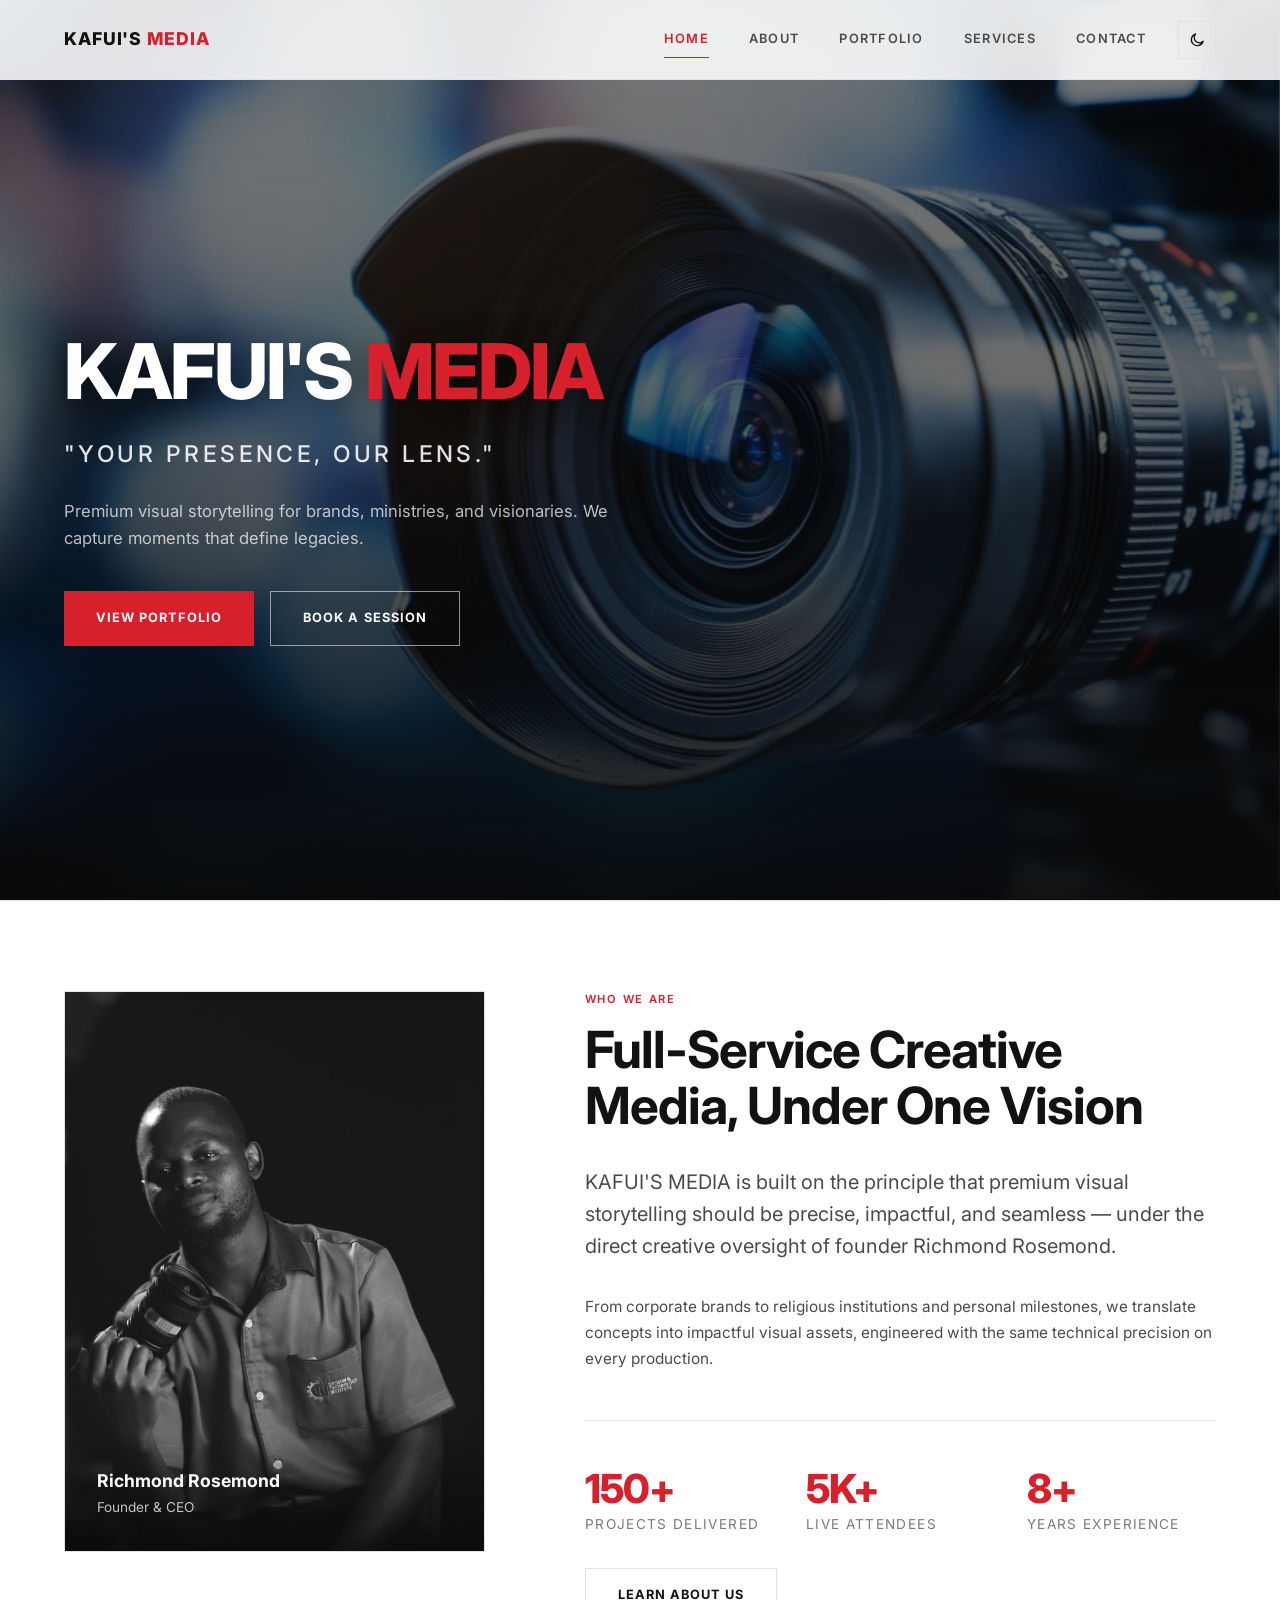
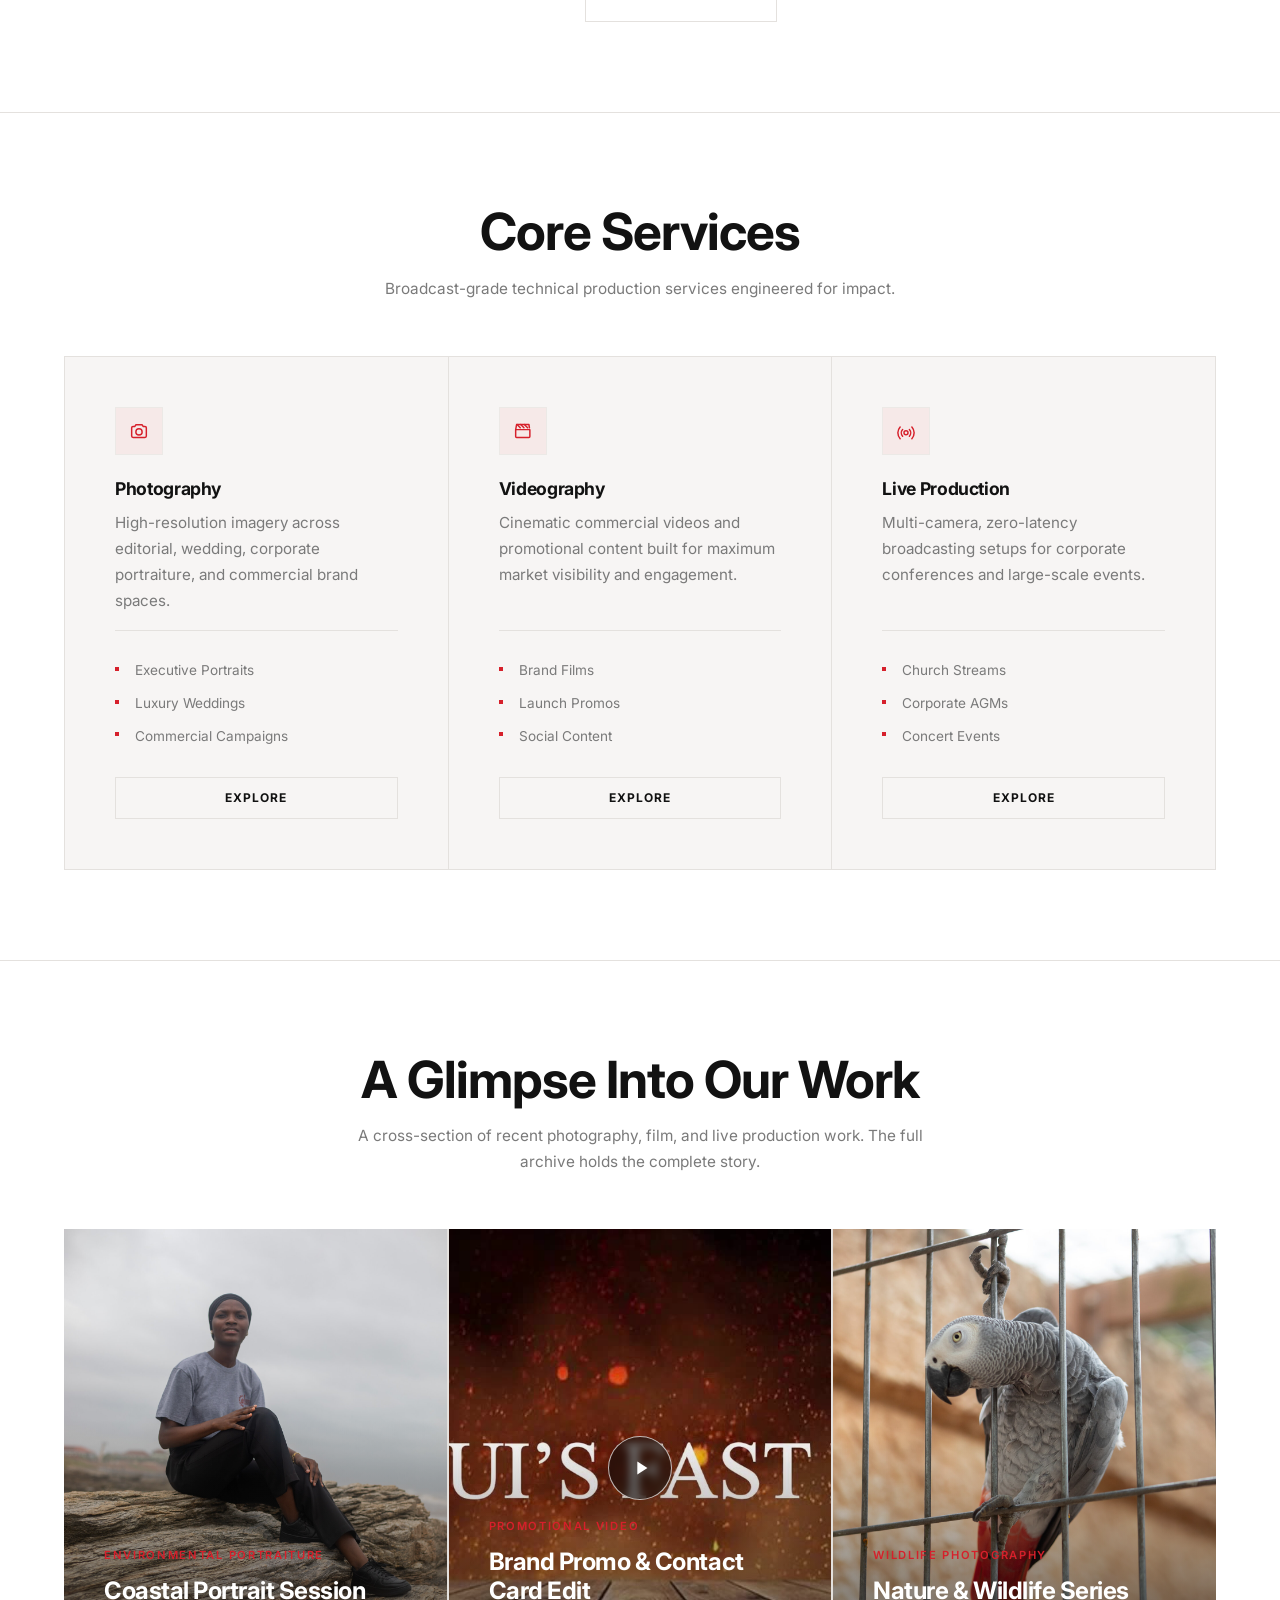
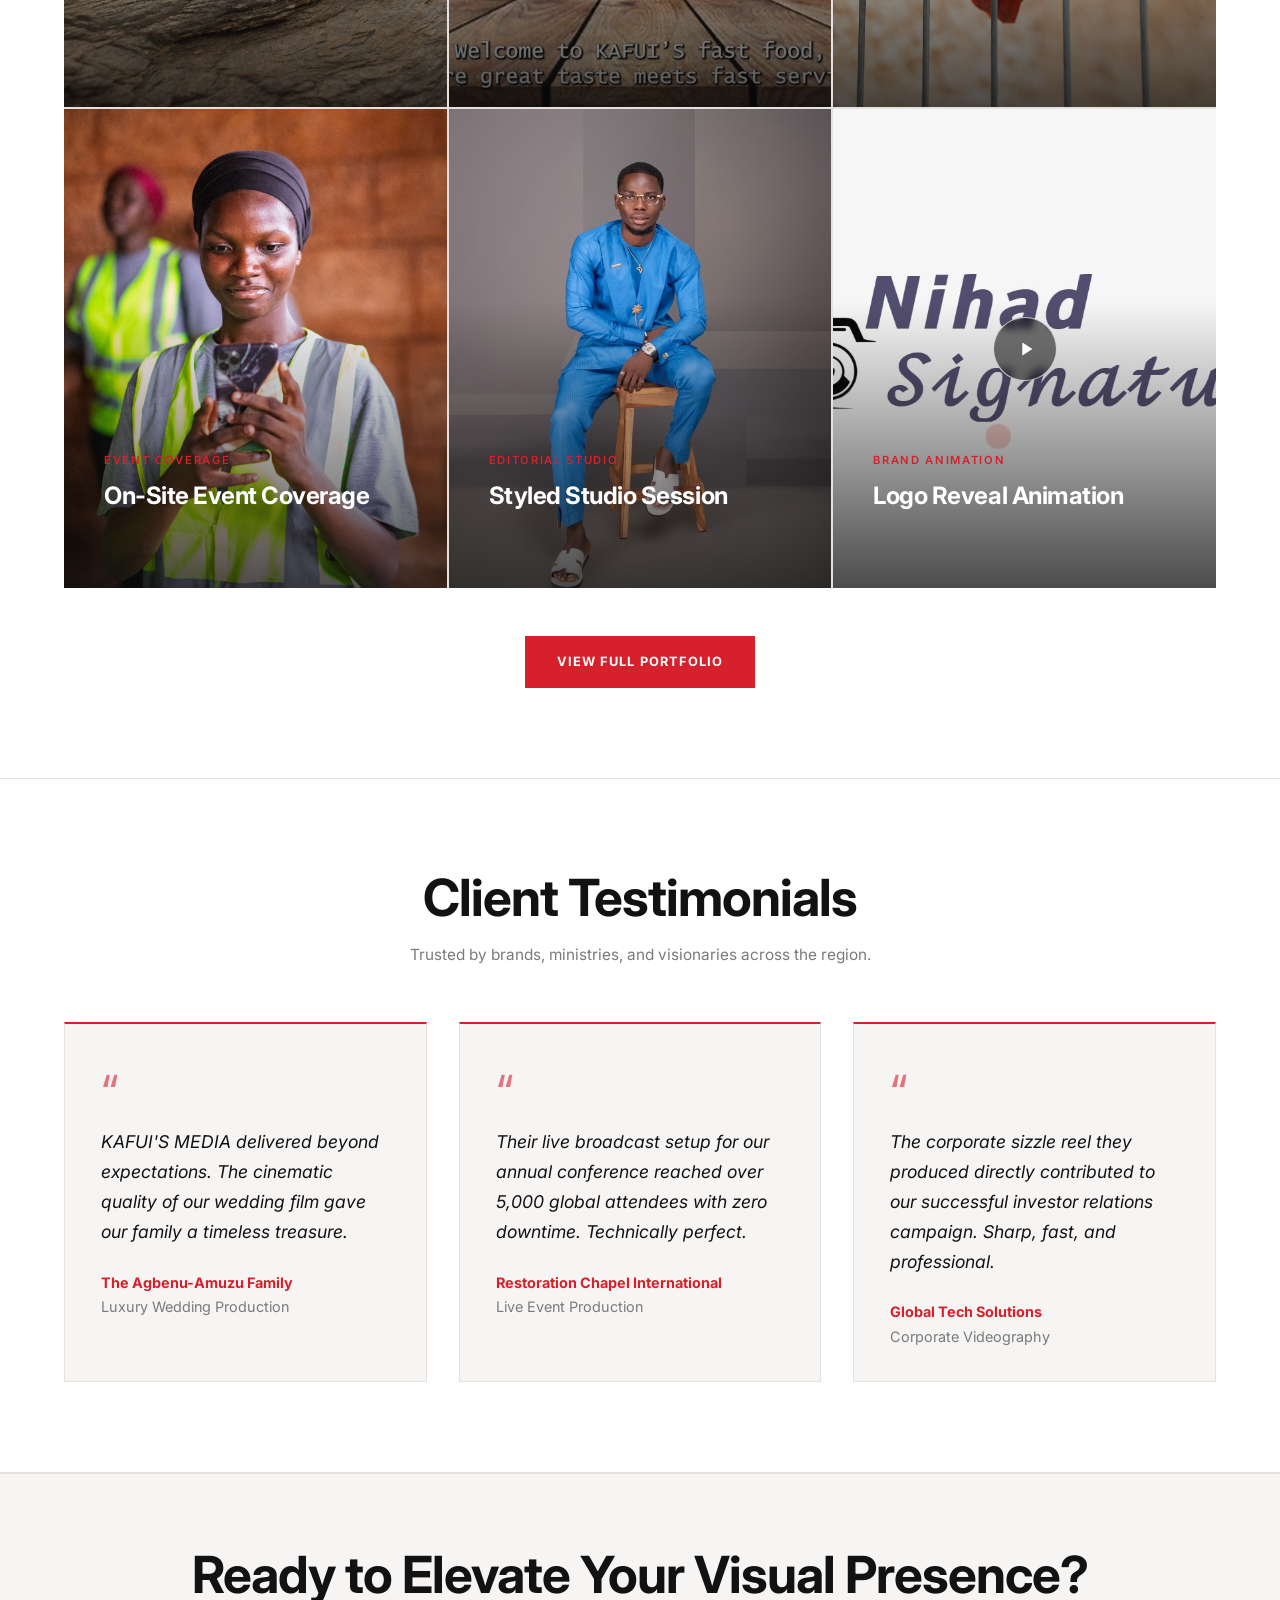
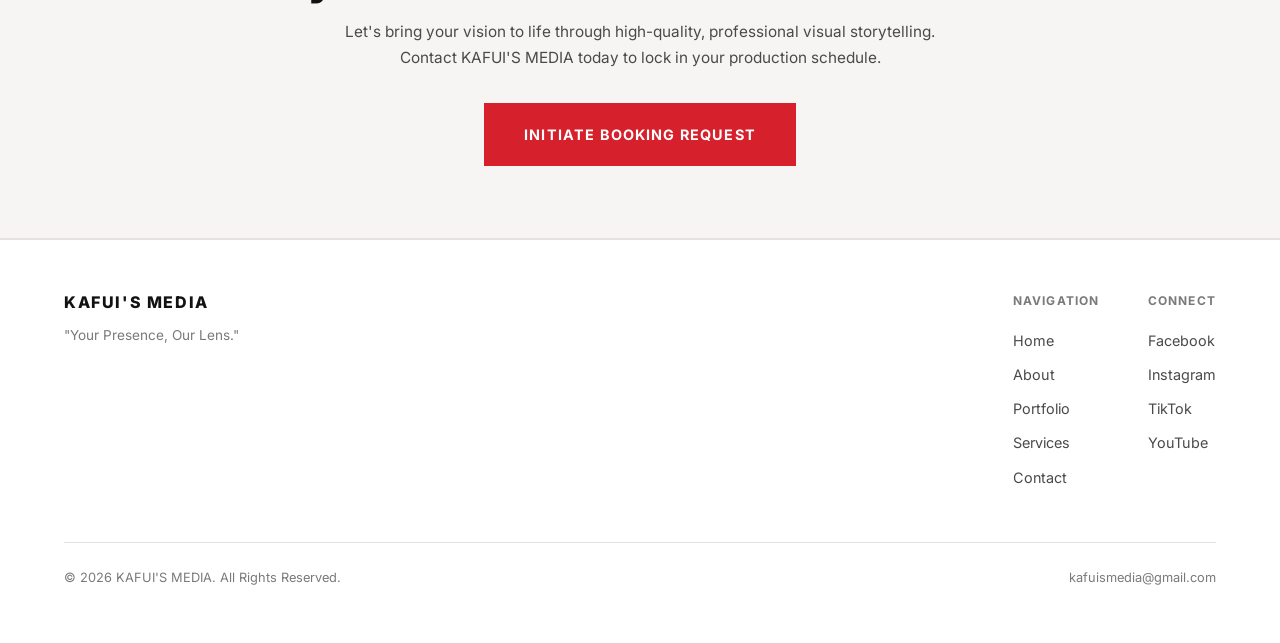
<file: index.html>
<!DOCTYPE html><html lang="en"><head><meta charset="UTF-8"><meta name="viewport" content="width=device-width, initial-scale=1.0"><script> (function () { var t = localStorage.getItem('theme') === 'dark' ? 'dark' : 'light'; document.documentElement.setAttribute('data-theme', t); })(); </script><title>KAFUI'S MEDIA | Professional Photography, Videography & Media Production</title><link rel="preconnect" href="https://fonts.googleapis.com"><link rel="preconnect" href="https://fonts.gstatic.com" crossorigin><link rel="stylesheet" href="https://fonts.googleapis.com/css2?family=Inter:wght@400;500;600;700;800&display=swap"><link rel="preload" as="image" href="external/MY%20PORTFOLIO/heroimg.jpg" fetchpriority="high"><link rel="stylesheet" href="style.css"></head><body><nav class="nav"><div class="nav-container"><a href="index.html" class="nav-logo">KAFUI'S <em>MEDIA</em></a><div class="nav-right"><div class="nav-links"><a href="index.html">Home</a><a href="about.html">About</a><a href="portfolio.html">Portfolio</a><a href="services.html">Services</a><a href="contact.html">Contact</a></div><button class="theme-toggle" id="theme-toggle" type="button" aria-label="Toggle color theme"><svg class="icon-sun" viewBox="0 0 24 24" fill="none" stroke="currentColor" stroke-width="1.8" stroke-linecap="round" stroke-linejoin="round"><circle cx="12" cy="12" r="4.2"/><path d="M12 2.5v2.4M12 19.1v2.4M4.6 4.6l1.7 1.7M17.7 17.7l1.7 1.7M2.5 12h2.4M19.1 12h2.4M4.6 19.4l1.7-1.7M17.7 6.3l1.7-1.7"/></svg><svg class="icon-moon" viewBox="0 0 24 24" fill="none" stroke="currentColor" stroke-width="1.8" stroke-linecap="round" stroke-linejoin="round"><path d="M20 14.5A8.5 8.5 0 1 1 9.5 4a6.8 6.8 0 0 0 10.5 10.5Z"/></svg></button><button class="nav-toggle" aria-label="Toggle navigation" onclick="document.querySelector('.nav-links').classList.toggle('open')"><span></span><span></span><span></span></button></div><div class="nav-progress" aria-hidden="true"></div></div></nav><main><section class="hero"><div class="hero-bg"><div class="hero-media"><img src="external/MY%20PORTFOLIO/heroimg.jpg" alt="Professional cinema camera lens, KAFUI'S MEDIA" loading="eager" fetchpriority="high"></div></div><div class="hero-content"><h1>KAFUI'S <span class="accent">MEDIA</span></h1><p class="hero-tagline">"Your Presence, Our Lens."</p><p class="hero-subtitle">Premium visual storytelling for brands, ministries, and visionaries. We capture moments that define legacies.</p><div class="hero-actions"><a href="portfolio.html" class="btn btn-primary">View Portfolio</a><a href="contact.html" class="btn btn-outline">Book a Session</a></div></div></section><hr class="divider"><section class="section" id="about-preview"><div class="container"><div class="about-layout"><div class="founder-card"><div class="founder-image media-placeholder"><img src="assets/img/founder.jpg" alt="Richmond Rosemond, Founder & CEO of KAFUI'S MEDIA"><div class="founder-info"><p class="founder-name">Richmond Rosemond</p><p class="founder-role">Founder & CEO</p></div></div></div><div class="about-content reveal"><span class="portfolio-category">Who We Are</span><h2>Full-Service Creative Media, Under One Vision</h2><p class="lead">KAFUI'S MEDIA is built on the principle that premium visual storytelling should be precise, impactful, and seamless — under the direct creative oversight of founder Richmond Rosemond.</p><p>From corporate brands to religious institutions and personal milestones, we translate concepts into impactful visual assets, engineered with the same technical precision on every production.</p><div class="stats-row"><div class="stat-item"><h4>150+</h4><p>Projects Delivered</p></div><div class="stat-item"><h4>5K+</h4><p>Live Attendees</p></div><div class="stat-item"><h4>8+</h4><p>Years Experience</p></div></div><a href="about.html" class="btn btn-outline mt-lg">Learn About Us</a></div></div></div></section><hr class="divider"><section class="section" id="services-preview"><div class="container"><div class="section-header"><h2>Core Services</h2><p>Broadcast-grade technical production services engineered for impact.</p></div><div class="services-grid"><div class="service-card"><div class="service-icon"><svg viewBox="0 0 24 24" fill="none" stroke="currentColor" stroke-width="1.6" stroke-linecap="round" stroke-linejoin="round"><path d="M4 8.5A1.5 1.5 0 0 1 5.5 7h2l1.2-1.8h6.6L16.5 7h2A1.5 1.5 0 0 1 20 8.5v9A1.5 1.5 0 0 1 18.5 19h-13A1.5 1.5 0 0 1 4 17.5Z"/><circle cx="12" cy="13" r="3.4"/></svg></div><h3>Photography</h3><p>High-resolution imagery across editorial, wedding, corporate portraiture, and commercial brand spaces.</p><ul class="service-use-cases"><li>Executive Portraits</li><li>Luxury Weddings</li><li>Commercial Campaigns</li></ul><a href="services.html" class="btn btn-outline btn-sm card-action">Explore</a></div><div class="service-card"><div class="service-icon"><svg viewBox="0 0 24 24" fill="none" stroke="currentColor" stroke-width="1.6" stroke-linecap="round" stroke-linejoin="round"><path d="M4 10.5 5 5h13.5L19 8.5"/><path d="M4 10.5h15.5V18a1 1 0 0 1-1 1H5a1 1 0 0 1-1-1Z"/><path d="M5.5 5 9 8.5M9.5 5 13 8.5M13.5 5 17 8.5"/></svg></div><h3>Videography</h3><p>Cinematic commercial videos and promotional content built for maximum market visibility and engagement.</p><ul class="service-use-cases"><li>Brand Films</li><li>Launch Promos</li><li>Social Content</li></ul><a href="services.html" class="btn btn-outline btn-sm card-action">Explore</a></div><div class="service-card"><div class="service-icon"><svg viewBox="0 0 24 24" fill="none" stroke="currentColor" stroke-width="1.6" stroke-linecap="round" stroke-linejoin="round"><circle cx="12" cy="14" r="2.2"/><path d="M8.3 17.7a5.5 5.5 0 0 1 0-7.4M15.7 10.3a5.5 5.5 0 0 1 0 7.4"/><path d="M5.6 20.4a9.5 9.5 0 0 1 0-12.8M18.4 7.6a9.5 9.5 0 0 1 0 12.8"/></svg></div><h3>Live Production</h3><p>Multi-camera, zero-latency broadcasting setups for corporate conferences and large-scale events.</p><ul class="service-use-cases"><li>Church Streams</li><li>Corporate AGMs</li><li>Concert Events</li></ul><a href="services.html" class="btn btn-outline btn-sm card-action">Explore</a></div></div></div></section><hr class="divider"><section class="section" id="portfolio-preview"><div class="container"><div class="section-header"><h2>A Glimpse Into Our Work</h2><p>A cross-section of recent photography, film, and live production work. The full archive holds the complete story.</p></div><div class="portfolio-grid portfolio-section-spacer"><article class="portfolio-card" tabindex="0" role="button" data-lightbox data-type="image" data-src="assets/img/photo-coastal-portrait.jpg" data-category="Environmental Portraiture" data-title="Coastal Portrait Session" data-desc="A location portrait session shot along the coastline, pairing natural light with a dramatic sky."><div class="portfolio-card-media"><img src="assets/img/photo-coastal-portrait.jpg" alt="Coastal environmental portrait" loading="lazy"></div><div class="portfolio-card-overlay"></div><div class="portfolio-card-content"><span class="portfolio-category">Environmental Portraiture</span><h3 class="portfolio-title">Coastal Portrait Session</h3><p class="portfolio-desc">A location portrait session shot along the coastline, pairing natural light with a dramatic sky.</p></div></article><article class="portfolio-card" tabindex="0" role="button" data-lightbox data-type="video" data-src="assets/video/promo-reel.mp4" data-poster="assets/img/featured-promo-poster.jpg" data-category="Promotional Video" data-title="Brand Promo & Contact Card Edit" data-desc="An After Effects-driven promotional edit featuring animated titles and a branded contact card."><div class="portfolio-card-media"><img src="assets/img/featured-promo-poster.jpg" alt="Brand Promo & Contact Card Edit video preview" loading="lazy"><span class="play-badge" aria-hidden="true"><svg viewBox="0 0 24 24" fill="currentColor"><path d="M8 5v14l11-7z"/></svg></span></div><div class="portfolio-card-overlay"></div><div class="portfolio-card-content"><span class="portfolio-category">Promotional Video</span><h3 class="portfolio-title">Brand Promo & Contact Card Edit</h3><p class="portfolio-desc">An After Effects-driven promotional edit featuring animated titles and a branded contact card.</p></div></article><article class="portfolio-card" tabindex="0" role="button" data-lightbox data-type="image" data-src="assets/img/doc-wildlife.jpg" data-category="Wildlife Photography" data-title="Nature & Wildlife Series" data-desc="Observational wildlife photography documenting animals within their environment."><div class="portfolio-card-media"><img src="assets/img/doc-wildlife.jpg" alt="Wildlife documentary photography" loading="lazy"></div><div class="portfolio-card-overlay"></div><div class="portfolio-card-content"><span class="portfolio-category">Wildlife Photography</span><h3 class="portfolio-title">Nature & Wildlife Series</h3><p class="portfolio-desc">Observational wildlife photography documenting animals within their environment.</p></div></article><article class="portfolio-card" tabindex="0" role="button" data-lightbox data-type="image" data-src="assets/img/live-event-coverage.jpg" data-category="Event Coverage" data-title="On-Site Event Coverage" data-desc="Candid, on-the-ground coverage capturing authentic moments throughout the event."><div class="portfolio-card-media"><img src="assets/img/live-event-coverage.jpg" alt="On-site live event coverage" loading="lazy"></div><div class="portfolio-card-overlay"></div><div class="portfolio-card-content"><span class="portfolio-category">Event Coverage</span><h3 class="portfolio-title">On-Site Event Coverage</h3><p class="portfolio-desc">Candid, on-the-ground coverage capturing authentic moments throughout the event.</p></div></article><article class="portfolio-card" tabindex="0" role="button" data-lightbox data-type="image" data-src="assets/img/photo-studio-portrait.jpg" data-category="Editorial Studio" data-title="Styled Studio Session" data-desc="A creative studio portrait built on gel lighting, wardrobe styling, and confident direction."><div class="portfolio-card-media"><img src="assets/img/photo-studio-portrait.jpg" alt="Styled studio portrait" loading="lazy"></div><div class="portfolio-card-overlay"></div><div class="portfolio-card-content"><span class="portfolio-category">Editorial Studio</span><h3 class="portfolio-title">Styled Studio Session</h3><p class="portfolio-desc">A creative studio portrait built on gel lighting, wardrobe styling, and confident direction.</p></div></article><article class="portfolio-card" tabindex="0" role="button" data-lightbox data-type="video" data-src="assets/video/logo-reveal.mp4" data-poster="assets/img/video-logo-poster.jpg" data-category="Brand Animation" data-title="Logo Reveal Animation" data-desc="An animated logo reveal and outro bumper built for brand identity use."><div class="portfolio-card-media"><img src="assets/img/video-logo-poster.jpg" alt="Logo Reveal Animation video preview" loading="lazy"><span class="play-badge" aria-hidden="true"><svg viewBox="0 0 24 24" fill="currentColor"><path d="M8 5v14l11-7z"/></svg></span></div><div class="portfolio-card-overlay"></div><div class="portfolio-card-content"><span class="portfolio-category">Brand Animation</span><h3 class="portfolio-title">Logo Reveal Animation</h3><p class="portfolio-desc">An animated logo reveal and outro bumper built for brand identity use.</p></div></article></div><div style="text-align:center;"><a href="portfolio.html" class="btn btn-primary">View Full Portfolio</a></div></div></section><hr class="divider"><section class="section" id="testimonials"><div class="container"><div class="section-header"><h2>Client Testimonials</h2><p>Trusted by brands, ministries, and visionaries across the region.</p></div><div class="testimonial-grid"><div class="testimonial-card"><span class="testimonial-mark">&#8220;</span><p class="testimonial-text">KAFUI'S MEDIA delivered beyond expectations. The cinematic quality of our wedding film gave our family a timeless treasure.</p><p class="testimonial-author"><strong>The Agbenu-Amuzu Family</strong><br>Luxury Wedding Production</p></div><div class="testimonial-card"><span class="testimonial-mark">&#8220;</span><p class="testimonial-text">Their live broadcast setup for our annual conference reached over 5,000 global attendees with zero downtime. Technically perfect.</p><p class="testimonial-author"><strong>Restoration Chapel International</strong><br>Live Event Production</p></div><div class="testimonial-card"><span class="testimonial-mark">&#8220;</span><p class="testimonial-text">The corporate sizzle reel they produced directly contributed to our successful investor relations campaign. Sharp, fast, and professional.</p><p class="testimonial-author"><strong>Global Tech Solutions</strong><br>Corporate Videography</p></div></div></div></section><hr class="divider"><section class="cta-strip"><div class="container"><h2>Ready to Elevate Your Visual Presence?</h2><p>Let's bring your vision to life through high-quality, professional visual storytelling. Contact KAFUI'S MEDIA today to lock in your production schedule.</p><a href="contact.html" class="btn btn-primary btn-lg">Initiate Booking Request</a></div></section></main><footer class="footer"><div class="container"><div class="footer-content"><div class="footer-brand"><h3>KAFUI'S MEDIA</h3><p>"Your Presence, Our Lens."</p></div><div class="footer-links"><div class="footer-nav"><h4>Navigation</h4><a href="index.html">Home</a><a href="about.html">About</a><a href="portfolio.html">Portfolio</a><a href="services.html">Services</a><a href="contact.html">Contact</a></div><div class="footer-social"><h4>Connect</h4><a href="https://facebook.com/kafuismedia" target="_blank">Facebook</a><a href="https://instagram.com/kafuismedia" target="_blank">Instagram</a><a href="https://tiktok.com/@kafuismedia" target="_blank">TikTok</a><a href="https://youtube.com/@kafuismedia" target="_blank">YouTube</a></div></div></div><div class="footer-bottom"><p>&copy; 2026 KAFUI'S MEDIA. All Rights Reserved.</p><p><a href="mailto:kafuismedia@gmail.com" class="footer-email">kafuismedia@gmail.com</a></p></div></div></footer><script src="main.js" defer></script><div class="cursor-glow" aria-hidden="true"></div></body></html>
</file>
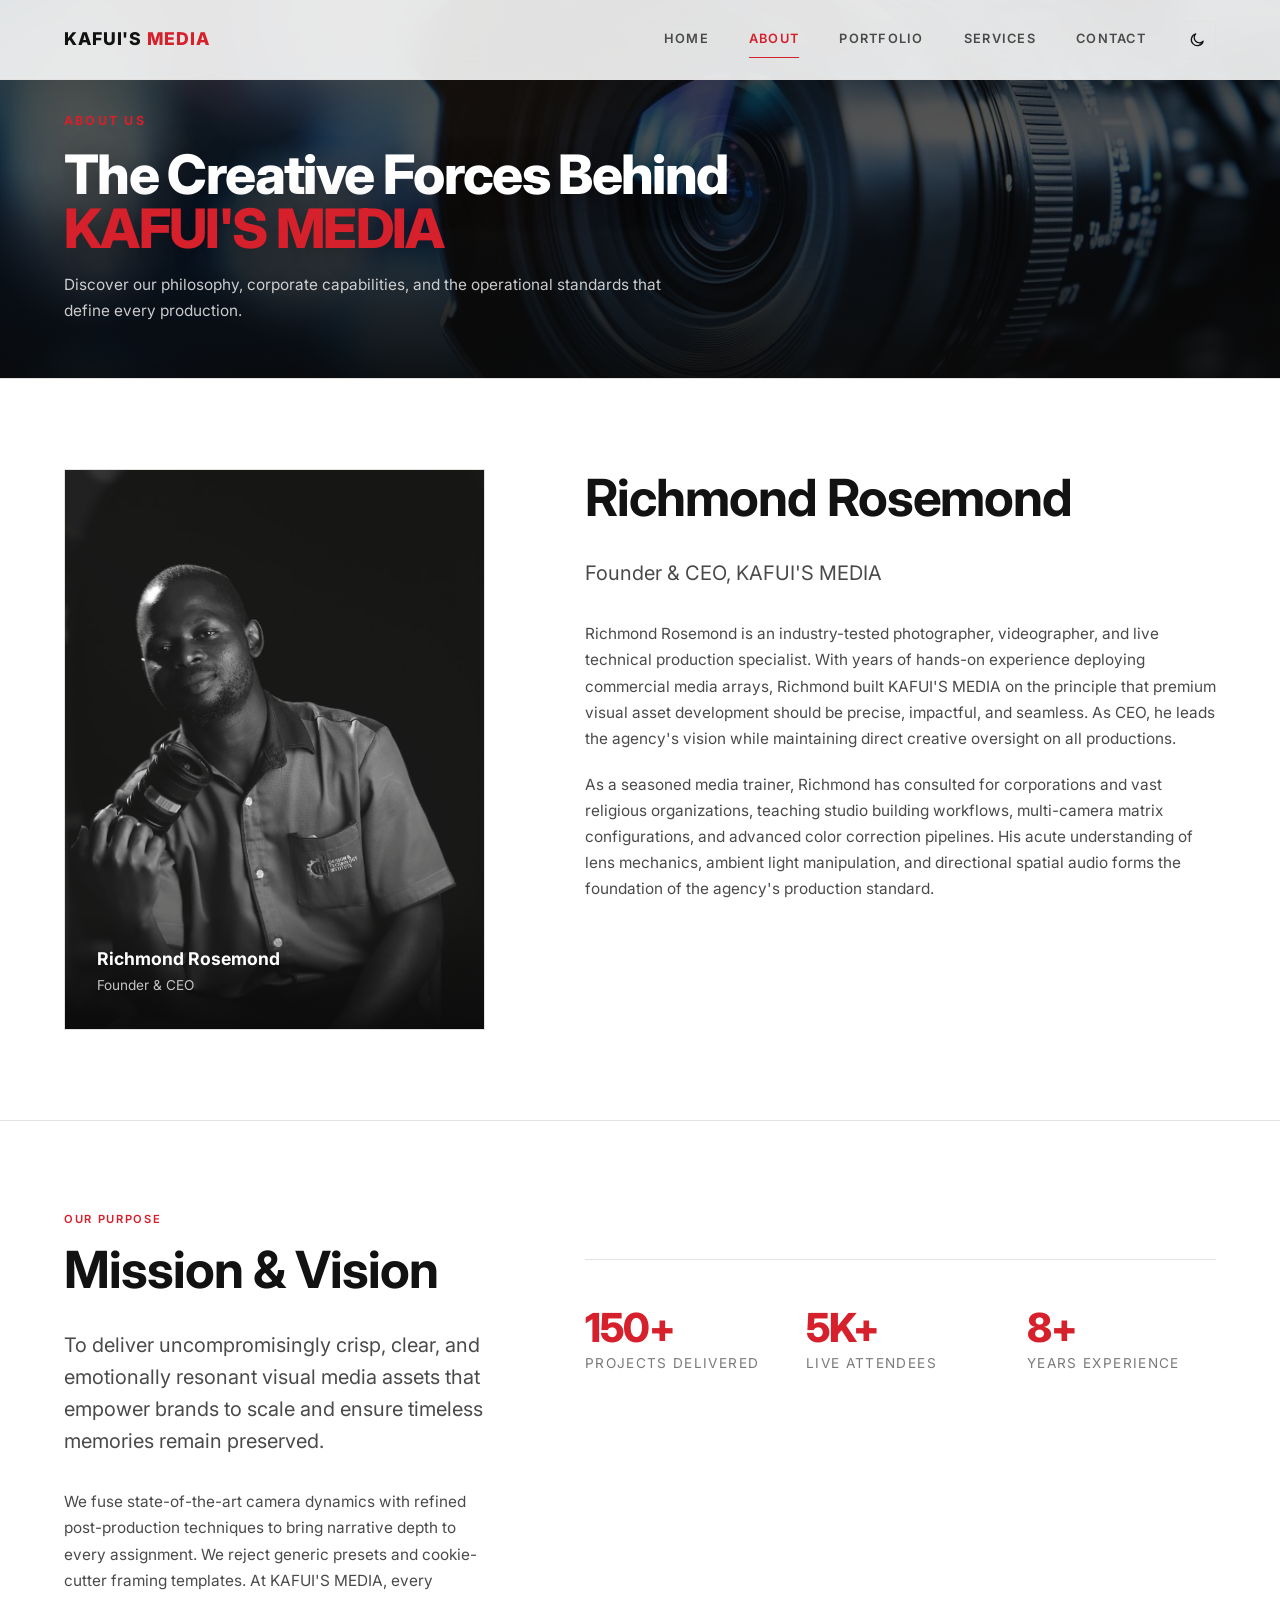
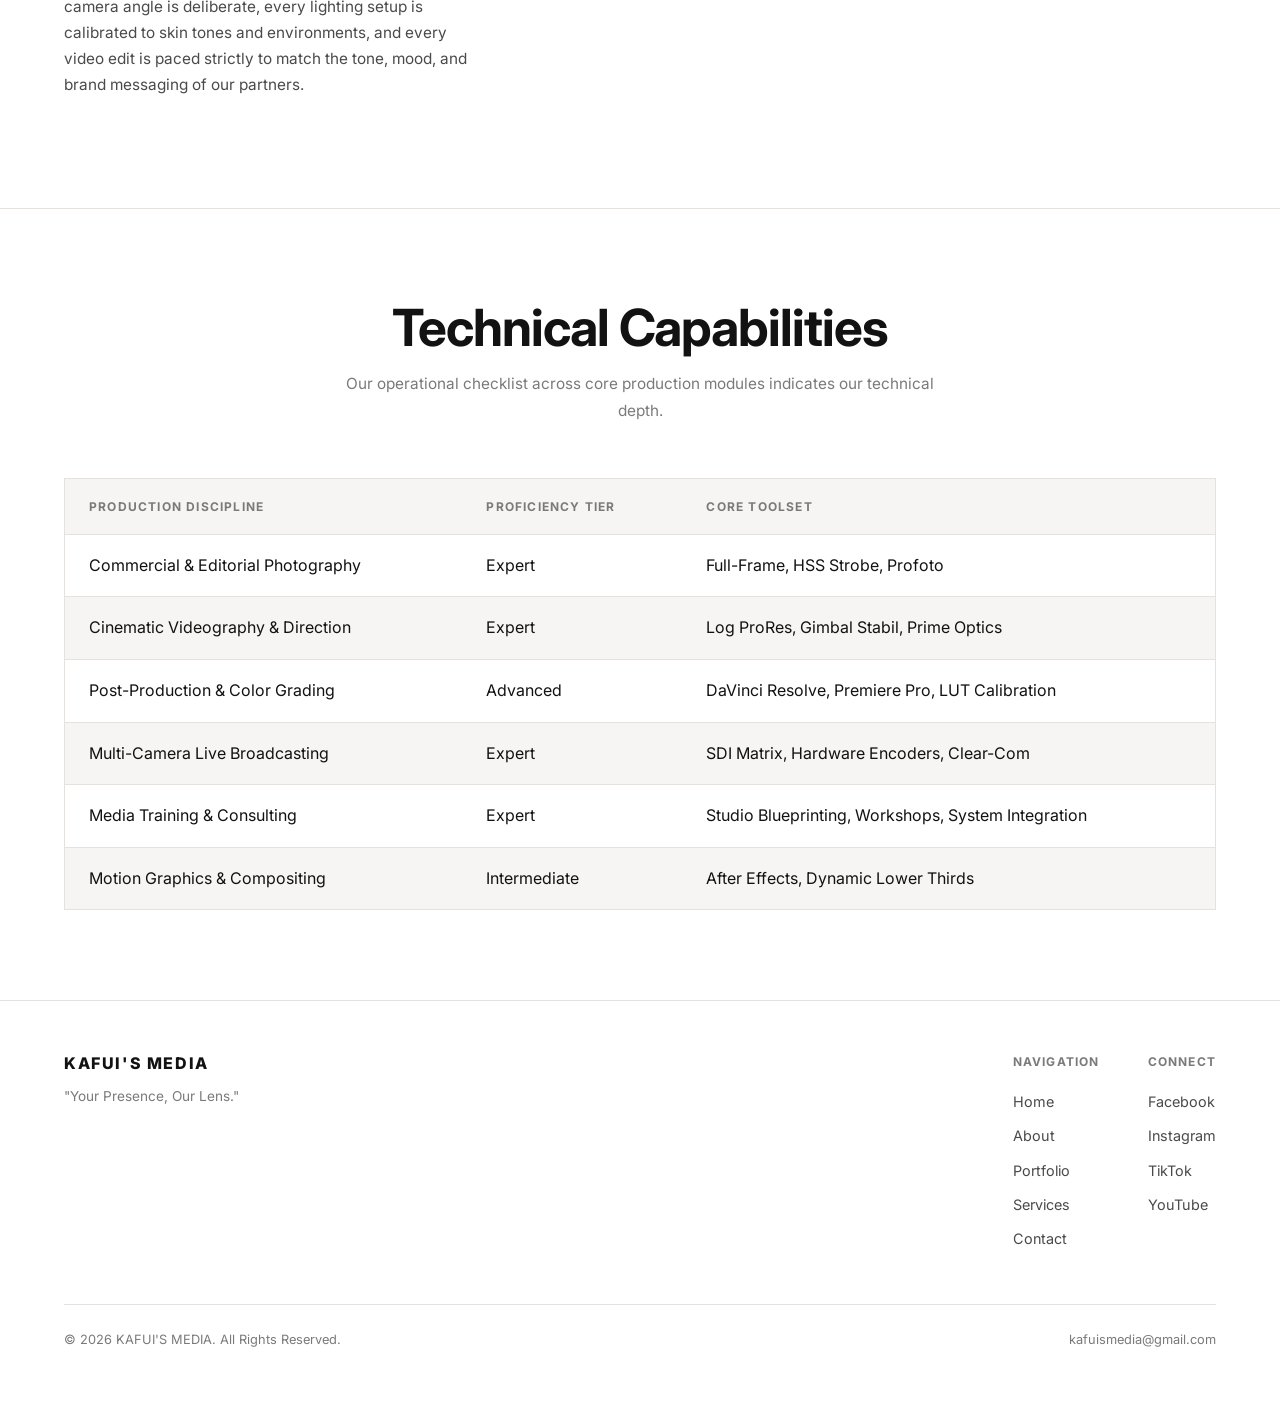
<file: about.html>
<!DOCTYPE html><html lang="en"><head><meta charset="UTF-8"><meta name="viewport" content="width=device-width, initial-scale=1.0"><script> (function () { var t = localStorage.getItem('theme') === 'dark' ? 'dark' : 'light'; document.documentElement.setAttribute('data-theme', t); })(); </script><title>About Us | KAFUI'S MEDIA</title><link rel="preconnect" href="https://fonts.googleapis.com"><link rel="preconnect" href="https://fonts.gstatic.com" crossorigin><link rel="stylesheet" href="https://fonts.googleapis.com/css2?family=Inter:wght@400;500;600;700;800&display=swap"><link rel="preload" as="image" href="external/MY%20PORTFOLIO/heroimg.jpg" fetchpriority="high"><link rel="stylesheet" href="style.css"></head><body><nav class="nav"><div class="nav-container"><a href="index.html" class="nav-logo">KAFUI'S <em>MEDIA</em></a><div class="nav-right"><div class="nav-links"><a href="index.html">Home</a><a href="about.html">About</a><a href="portfolio.html">Portfolio</a><a href="services.html">Services</a><a href="contact.html">Contact</a></div><button class="theme-toggle" id="theme-toggle" type="button" aria-label="Toggle color theme"><svg class="icon-sun" viewBox="0 0 24 24" fill="none" stroke="currentColor" stroke-width="1.8" stroke-linecap="round" stroke-linejoin="round"><circle cx="12" cy="12" r="4.2"/><path d="M12 2.5v2.4M12 19.1v2.4M4.6 4.6l1.7 1.7M17.7 17.7l1.7 1.7M2.5 12h2.4M19.1 12h2.4M4.6 19.4l1.7-1.7M17.7 6.3l1.7-1.7"/></svg><svg class="icon-moon" viewBox="0 0 24 24" fill="none" stroke="currentColor" stroke-width="1.8" stroke-linecap="round" stroke-linejoin="round"><path d="M20 14.5A8.5 8.5 0 1 1 9.5 4a6.8 6.8 0 0 0 10.5 10.5Z"/></svg></button><button class="nav-toggle" aria-label="Toggle navigation" onclick="document.querySelector('.nav-links').classList.toggle('open')"><span></span><span></span><span></span></button></div><div class="nav-progress" aria-hidden="true"></div></div></nav><main><section class="page-banner" id="about-hero"><div class="page-banner-bg"><img src="external/MY%20PORTFOLIO/heroimg.jpg" alt="" loading="eager"></div><div class="page-banner-content"><span class="page-banner-eyebrow">About Us</span><h1>The Creative Forces Behind <span class="text-accent">KAFUI'S MEDIA</span></h1><p>Discover our philosophy, corporate capabilities, and the operational standards that define every production.</p></div></section><hr class="divider"><section class="section" id="founder"><div class="container"><div class="about-layout"><div class="founder-card"><div class="founder-image media-placeholder"><img src="assets/img/founder.jpg" alt="Richmond Rosemond - Founder"><div class="founder-info"><p class="founder-name">Richmond Rosemond</p><p class="founder-role">Founder & CEO</p></div></div></div><div class="about-content reveal"><h2>Richmond Rosemond</h2><p class="lead">Founder & CEO, KAFUI'S MEDIA</p><p>Richmond Rosemond is an industry-tested photographer, videographer, and live technical production specialist. With years of hands-on experience deploying commercial media arrays, Richmond built KAFUI'S MEDIA on the principle that premium visual asset development should be precise, impactful, and seamless. As CEO, he leads the agency's vision while maintaining direct creative oversight on all productions.</p><p>As a seasoned media trainer, Richmond has consulted for corporations and vast religious organizations, teaching studio building workflows, multi-camera matrix configurations, and advanced color correction pipelines. His acute understanding of lens mechanics, ambient light manipulation, and directional spatial audio forms the foundation of the agency's production standard.</p></div></div></div></section><hr class="divider"><section class="section" id="mission"><div class="container"><div class="about-layout"><div class="about-content reveal"><span class="portfolio-category">Our Purpose</span><h2>Mission & Vision</h2><p class="lead">To deliver uncompromisingly crisp, clear, and emotionally resonant visual media assets that empower brands to scale and ensure timeless memories remain preserved.</p><p>We fuse state-of-the-art camera dynamics with refined post-production techniques to bring narrative depth to every assignment. We reject generic presets and cookie-cutter framing templates. At KAFUI'S MEDIA, every camera angle is deliberate, every lighting setup is calibrated to skin tones and environments, and every video edit is paced strictly to match the tone, mood, and brand messaging of our partners.</p></div><div class="stats-row reveal"><div class="stat-item"><h4>150+</h4><p>Projects Delivered</p></div><div class="stat-item"><h4>5K+</h4><p>Live Attendees</p></div><div class="stat-item"><h4>8+</h4><p>Years Experience</p></div></div></div></div></section><hr class="divider"><section class="section" id="capabilities"><div class="container"><div class="section-header"><h2>Technical Capabilities</h2><p>Our operational checklist across core production modules indicates our technical depth.</p></div><div class="capabilities-table-wrapper"><table class="capabilities-table"><thead><tr><th>Production Discipline</th><th>Proficiency Tier</th><th>Core Toolset</th></tr></thead><tbody><tr><td>Commercial & Editorial Photography</td><td class="text-accent">Expert</td><td>Full-Frame, HSS Strobe, Profoto</td></tr><tr><td>Cinematic Videography & Direction</td><td class="text-accent">Expert</td><td>Log ProRes, Gimbal Stabil, Prime Optics</td></tr><tr><td>Post-Production & Color Grading</td><td class="text-accent">Advanced</td><td>DaVinci Resolve, Premiere Pro, LUT Calibration</td></tr><tr><td>Multi-Camera Live Broadcasting</td><td class="text-accent">Expert</td><td>SDI Matrix, Hardware Encoders, Clear-Com</td></tr><tr><td>Media Training & Consulting</td><td class="text-accent">Expert</td><td>Studio Blueprinting, Workshops, System Integration</td></tr><tr><td>Motion Graphics & Compositing</td><td class="text-accent">Intermediate</td><td>After Effects, Dynamic Lower Thirds</td></tr></tbody></table></div></div></section></main><footer class="footer"><div class="container"><div class="footer-content"><div class="footer-brand"><h3>KAFUI'S MEDIA</h3><p>"Your Presence, Our Lens."</p></div><div class="footer-links"><div class="footer-nav"><h4>Navigation</h4><a href="index.html">Home</a><a href="about.html">About</a><a href="portfolio.html">Portfolio</a><a href="services.html">Services</a><a href="contact.html">Contact</a></div><div class="footer-social"><h4>Connect</h4><a href="https://facebook.com/kafuismedia" target="_blank">Facebook</a><a href="https://instagram.com/kafuismedia" target="_blank">Instagram</a><a href="https://tiktok.com/@kafuismedia" target="_blank">TikTok</a><a href="https://youtube.com/@kafuismedia" target="_blank">YouTube</a></div></div></div><div class="footer-bottom"><p>&copy; 2026 KAFUI'S MEDIA. All Rights Reserved.</p><p><a href="mailto:kafuismedia@gmail.com" class="footer-email">kafuismedia@gmail.com</a></p></div></div></footer><script src="main.js" defer></script><div class="cursor-glow" aria-hidden="true"></div></body></html>
</file>
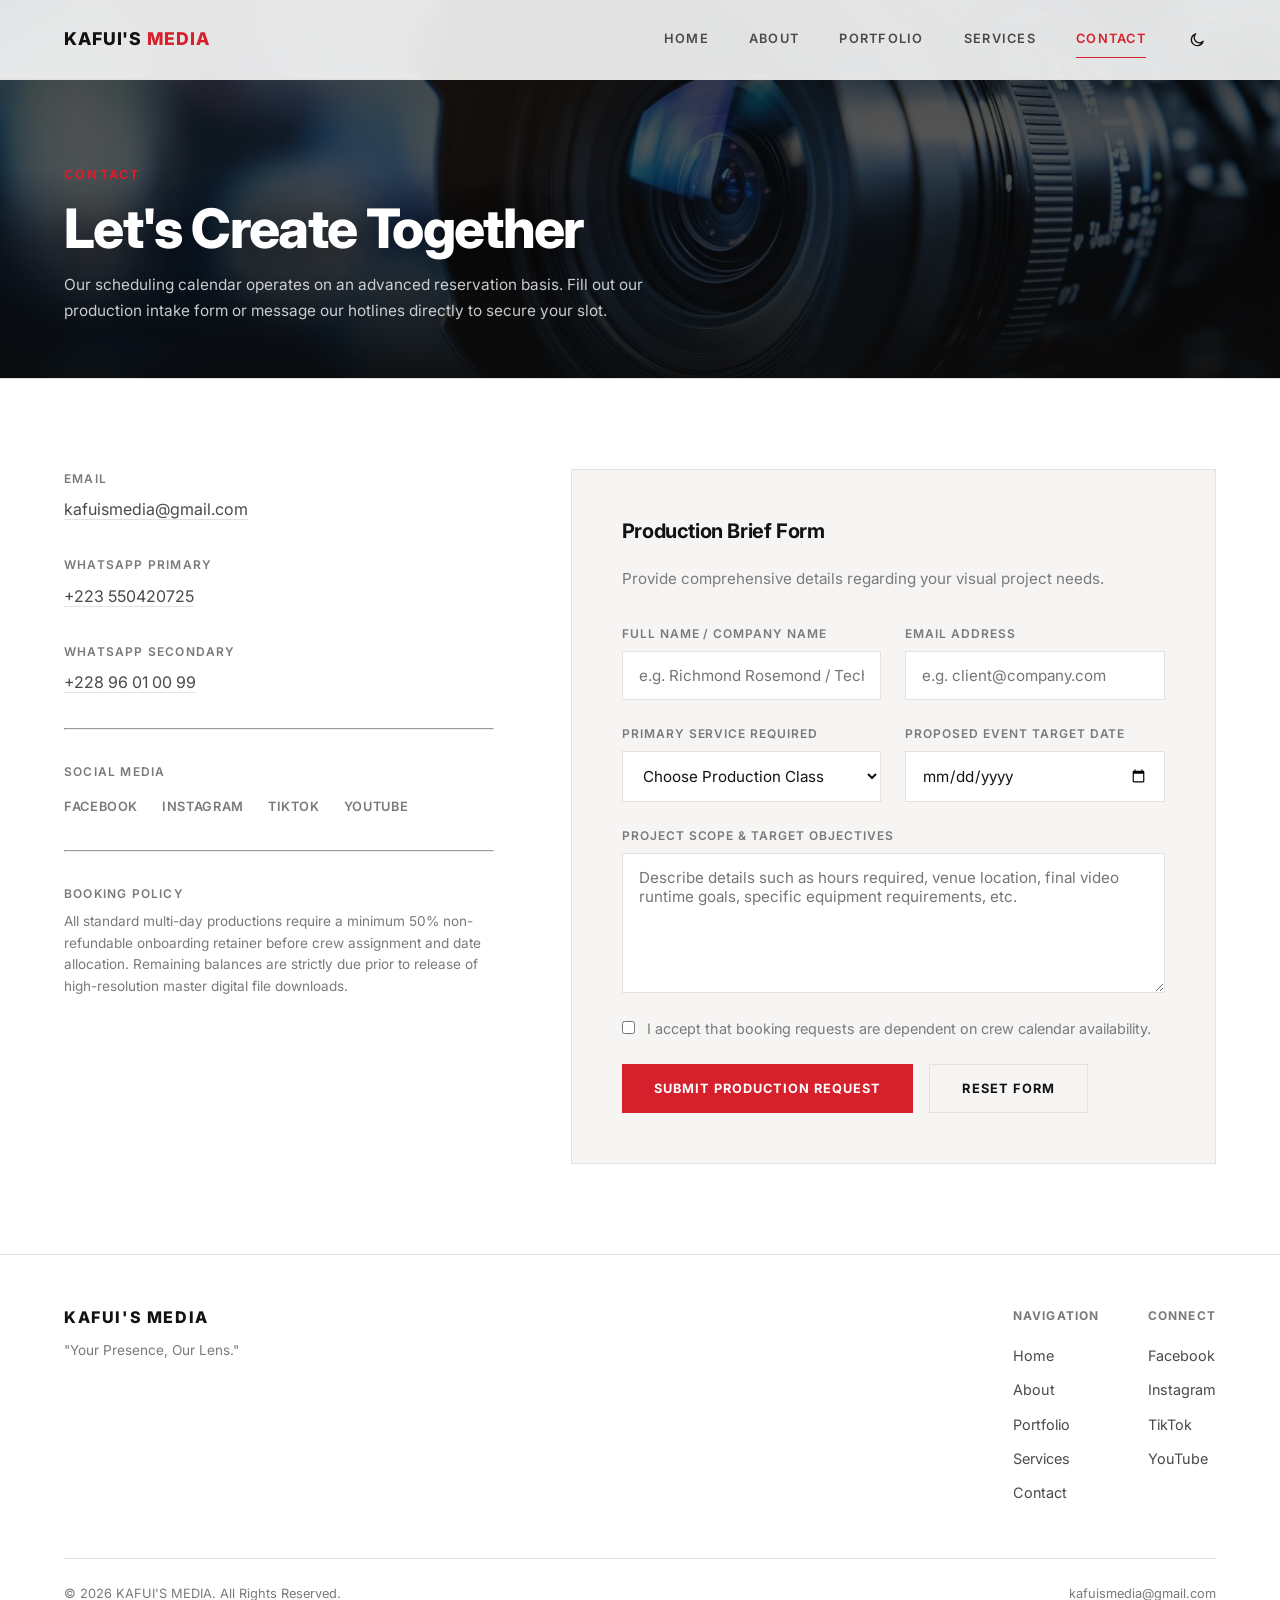
<file: contact.html>
<!DOCTYPE html>
<html lang="en">

<head>
    <meta charset="UTF-8">
    <meta name="viewport" content="width=device-width, initial-scale=1.0">
    <script> (function () {var t = localStorage.getItem('theme') === 'dark' ? 'dark' : 'light'; document.documentElement.setAttribute('data-theme', t);})(); </script>
    <title>Contact & Booking | KAFUI'S MEDIA</title>
    <link rel="preconnect" href="https://fonts.googleapis.com">
    <link rel="preconnect" href="https://fonts.gstatic.com" crossorigin>
    <link rel="stylesheet" href="https://fonts.googleapis.com/css2?family=Inter:wght@400;500;600;700;800&display=swap">
    <link rel="preload" as="image" href="external/MY%20PORTFOLIO/heroimg.jpg" fetchpriority="high">
    <link rel="stylesheet" href="style.css">
</head>

<body>
    <nav class="nav">
        <div class="nav-container"><a href="index.html" class="nav-logo">KAFUI'S <em>MEDIA</em></a>
            <div class="nav-right">
                <div class="nav-links"><a href="index.html">Home</a><a href="about.html">About</a><a
                        href="portfolio.html">Portfolio</a><a href="services.html">Services</a><a
                        href="contact.html">Contact</a></div><button class="theme-toggle" id="theme-toggle"
                    type="button" aria-label="Toggle color theme"><svg class="icon-sun" viewBox="0 0 24 24" fill="none"
                        stroke="currentColor" stroke-width="1.8" stroke-linecap="round" stroke-linejoin="round">
                        <circle cx="12" cy="12" r="4.2" />
                        <path
                            d="M12 2.5v2.4M12 19.1v2.4M4.6 4.6l1.7 1.7M17.7 17.7l1.7 1.7M2.5 12h2.4M19.1 12h2.4M4.6 19.4l1.7-1.7M17.7 6.3l1.7-1.7" />
                    </svg><svg class="icon-moon" viewBox="0 0 24 24" fill="none" stroke="currentColor"
                        stroke-width="1.8" stroke-linecap="round" stroke-linejoin="round">
                        <path d="M20 14.5A8.5 8.5 0 1 1 9.5 4a6.8 6.8 0 0 0 10.5 10.5Z" />
                    </svg></button><button class="nav-toggle" aria-label="Toggle navigation"
                    onclick="document.querySelector('.nav-links').classList.toggle('open')"><span></span><span></span><span></span></button>
            </div>
            <div class="nav-progress" aria-hidden="true"></div>
        </div>
    </nav>
    <main>
        <section class="page-banner" id="contact-intro">
            <div class="page-banner-bg"><img src="external/MY%20PORTFOLIO/heroimg.jpg" alt="" loading="eager"></div>
            <div class="page-banner-content"><span class="page-banner-eyebrow">Contact</span>
                <h1>Let's Create Together</h1>
                <p>Our scheduling calendar operates on an advanced reservation basis. Fill out our production intake
                    form or message our hotlines directly to secure your slot.</p>
            </div>
        </section>
        <hr class="divider">
        <section class="section" id="contact-form-section">
            <div class="container">
                <div class="contact-grid">
                    <div class="contact-info reveal">
                        <div class="contact-channel"><span class="contact-channel-label">Email</span>
                            <p class="contact-channel-value"><a
                                    href="mailto:kafuismedia@gmail.com">kafuismedia@gmail.com</a></p>
                        </div>
                        <div class="contact-channel"><span class="contact-channel-label">WhatsApp Primary</span>
                            <p class="contact-channel-value"><a href="https://wa.me/223550420725" target="_blank">+223
                                    550420725</a></p>
                        </div>
                        <div class="contact-channel"><span class="contact-channel-label">WhatsApp Secondary</span>
                            <p class="contact-channel-value"><a href="https://wa.me/22896010099" target="_blank">+228 96
                                    01 00 99</a></p>
                        </div>
                        <hr class="divider-md">
                        <div class="contact-channel"><span class="contact-channel-label">Social Media</span>
                            <div class="social-links"><a href="https://facebook.com/kafuismedia" target="_blank"
                                    class="social-link">Facebook</a><a href="https://instagram.com/kafuismedia"
                                    target="_blank" class="social-link">Instagram</a><a
                                    href="https://tiktok.com/@kafuismedia" target="_blank"
                                    class="social-link">TikTok</a><a href="https://youtube.com/@kafuismedia"
                                    target="_blank" class="social-link">YouTube</a></div>
                        </div>
                        <hr class="divider-md">
                        <div class="contact-channel"><span class="contact-channel-label">Booking Policy</span>
                            <p class="contact-policy">All standard multi-day productions require a minimum 50%
                                non-refundable onboarding retainer before crew assignment and date allocation. Remaining
                                balances are strictly due prior to release of high-resolution master digital file
                                downloads.</p>
                        </div>
                    </div>
                    <div class="contact-form reveal">
                        <h3 class="form-title">Production Brief Form</h3>
                        <p class="form-subtitle">Provide comprehensive details regarding your visual project needs.</p>
                        <form action="https://formsubmit.co/kafuismedia@gmail.com" method="POST">
                            
                            <div class="form-row">
                                <div class="form-group"><label class="form-label" for="name">Full Name / Company
                                        Name</label><input type="text" id="name" name="name" class="form-input"
                                        placeholder="e.g. Richmond Rosemond / Tech Corp" required></div>
                                <div class="form-group"><label class="form-label" for="email">Email
                                        Address</label><input type="email" id="email" name="email" class="form-input"
                                        placeholder="e.g. client@company.com" required></div>
                            </div>
                            <div class="form-row">
                                <div class="form-group"><label class="form-label" for="service">Primary Service
                                        Required</label><select id="service" name="service" class="form-select"
                                        required>
                                        <option value="">Choose Production Class</option>
                                        <option value="photography">Commercial Photography Suite</option>
                                        <option value="videography">Cinematic Videography / Ad Campaign</option>
                                        <option value="documentary">Long / Short Form Documentary Production</option>
                                        <option value="live-stream">Multi-Camera Live Event Streaming</option>
                                        <option value="consulting">Corporate Media Consulting / Training</option>
                                        <option value="custom">Other Comprehensive Project</option>
                                    </select></div>
                                <div class="form-group"><label class="form-label" for="date">Proposed Event Target
                                        Date</label><input type="date" id="date" name="date" class="form-input"></div>
                            </div>
                            <div class="form-row">
                                <div class="form-group full"><label class="form-label" for="message">Project Scope &
                                        Target Objectives</label><textarea id="message" name="message"
                                        class="form-textarea"
                                        placeholder="Describe details such as hours required, venue location, final video runtime goals, specific equipment requirements, etc."
                                        required></textarea></div>
                            </div>
                            <div class="form-row">
                                <div class="form-group full"><label class="checkbox-label"><input type="checkbox"
                                            name="terms" required><span>I accept that booking requests are dependent on
                                            crew calendar availability.</span></label></div>
                            </div>
                            <div class="form-submit-row"><button type="submit" class="btn btn-primary">Submit Production
                                    Request</button><button type="reset" class="btn btn-outline">Reset Form</button>
                            </div>
                        </form>
                    </div>
                </div>
            </div>
        </section>
    </main>
    <footer class="footer">
        <div class="container">
            <div class="footer-content">
                <div class="footer-brand">
                    <h3>KAFUI'S MEDIA</h3>
                    <p>"Your Presence, Our Lens."</p>
                </div>
                <div class="footer-links">
                    <div class="footer-nav">
                        <h4>Navigation</h4><a href="index.html">Home</a><a href="about.html">About</a><a
                            href="portfolio.html">Portfolio</a><a href="services.html">Services</a><a
                            href="contact.html">Contact</a>
                    </div>
                    <div class="footer-social">
                        <h4>Connect</h4><a href="https://facebook.com/kafuismedia" target="_blank">Facebook</a><a
                            href="https://instagram.com/kafuismedia" target="_blank">Instagram</a><a
                            href="https://tiktok.com/@kafuismedia" target="_blank">TikTok</a><a
                            href="https://youtube.com/@kafuismedia" target="_blank">YouTube</a>
                    </div>
                </div>
            </div>
            <div class="footer-bottom">
                <p>&copy; 2026 KAFUI'S MEDIA. All Rights Reserved.</p>
                <p><a href="mailto:kafuismedia@gmail.com" class="footer-email">kafuismedia@gmail.com</a></p>
            </div>
        </div>
    </footer>
    <script src="main.js" defer></script>
    <div class="cursor-glow" aria-hidden="true"></div>
</body>

</html>
</file>
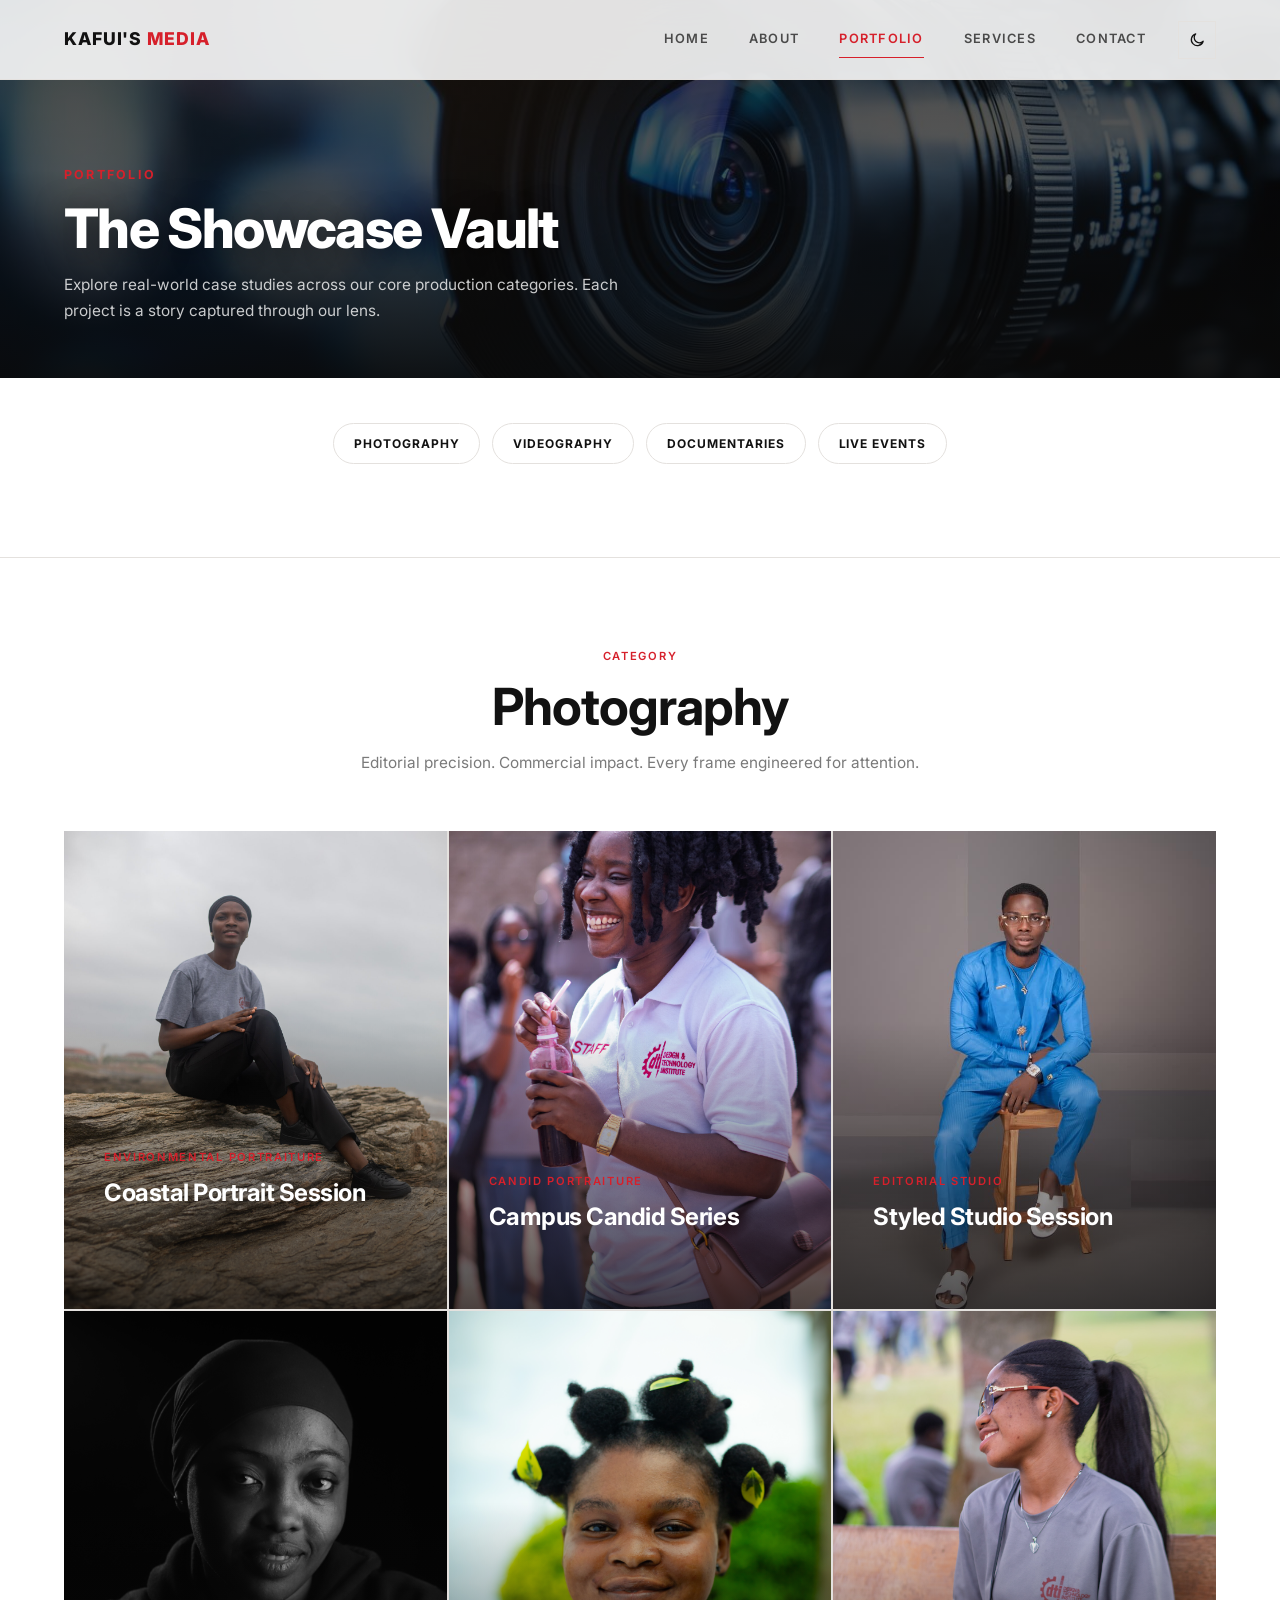
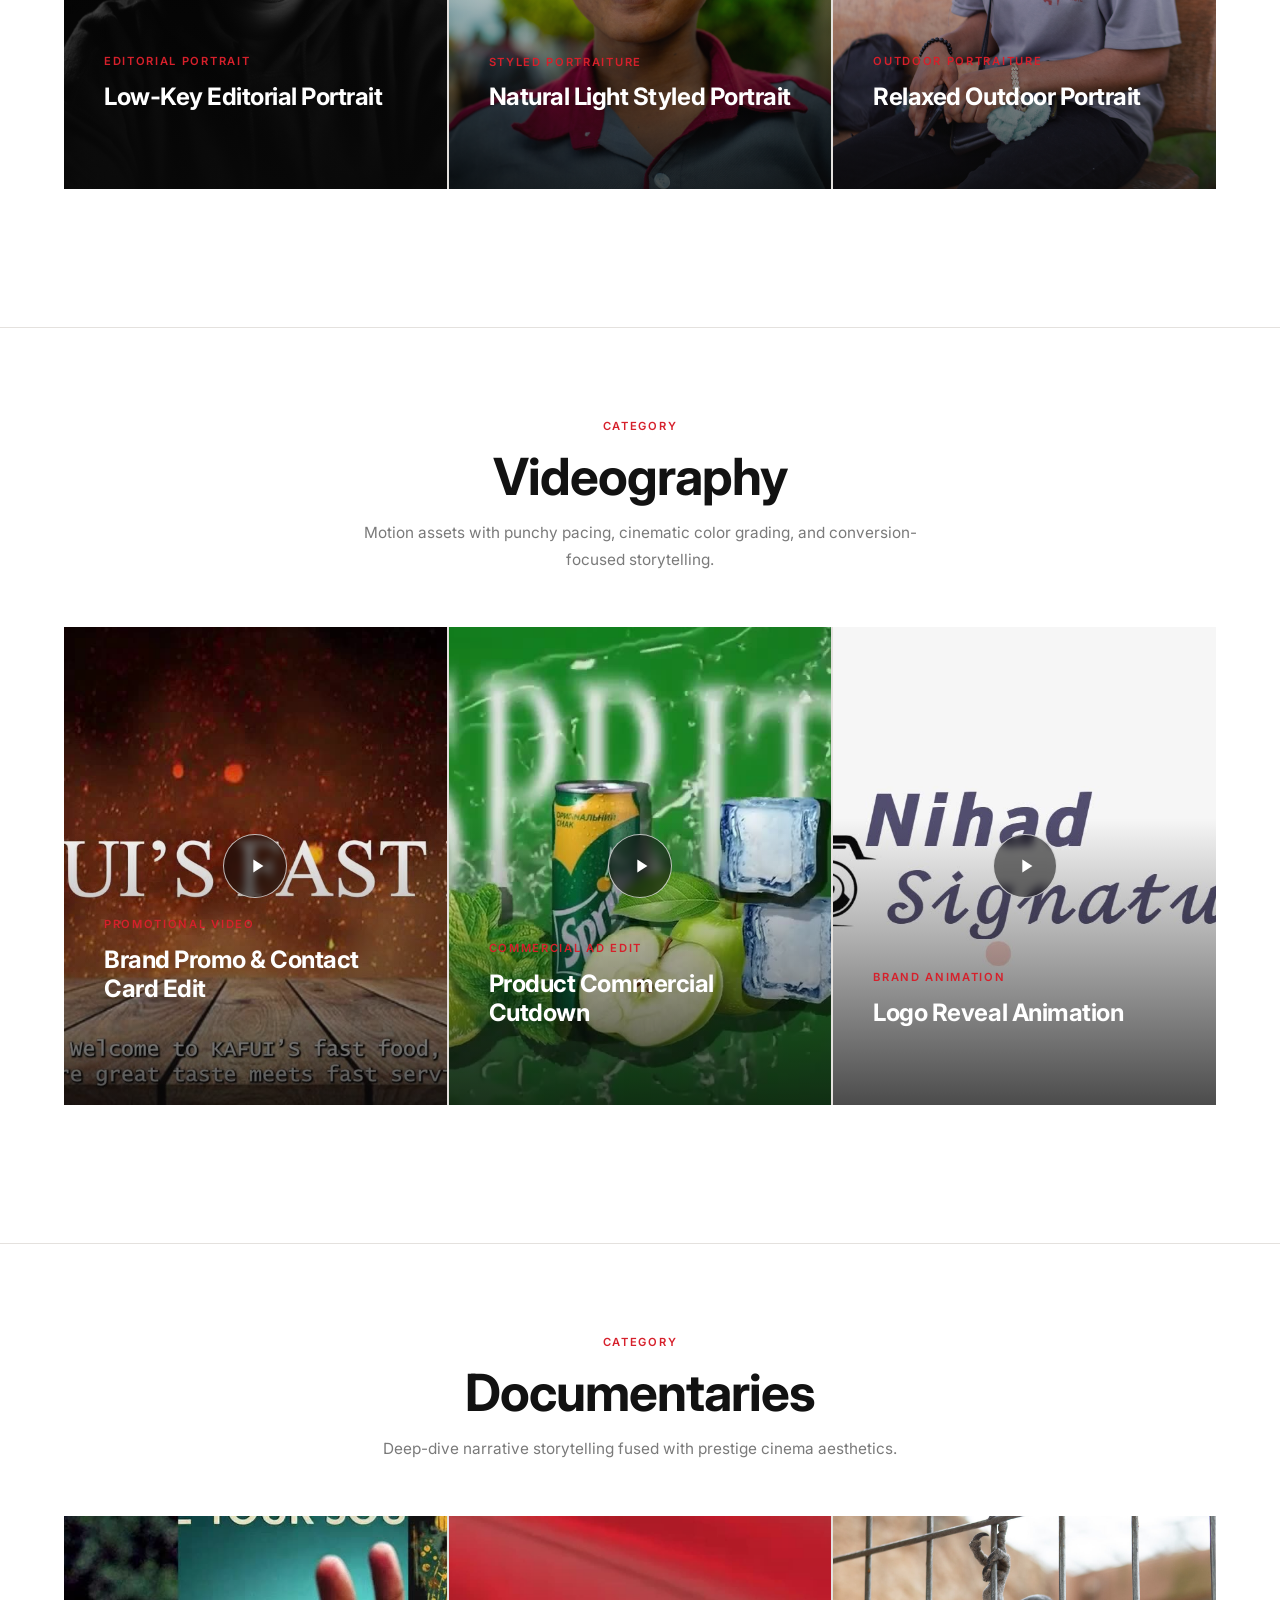
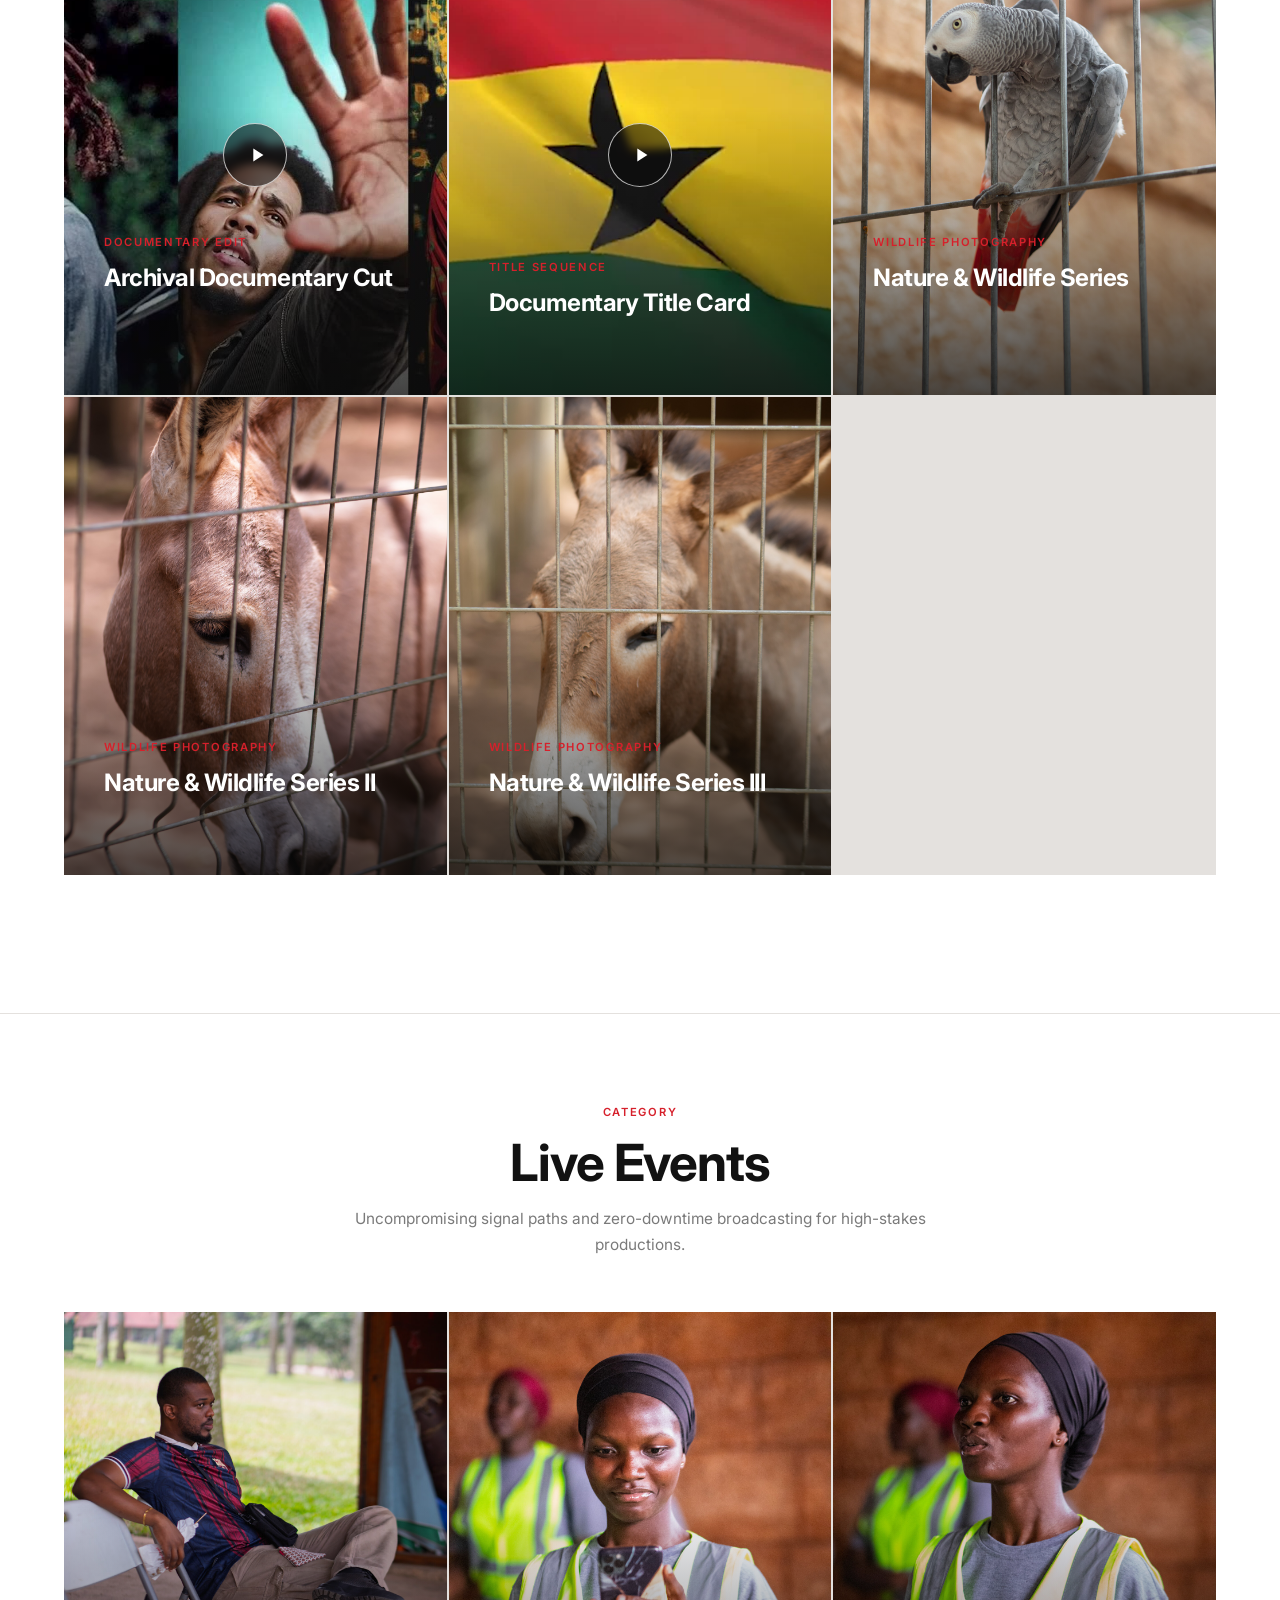
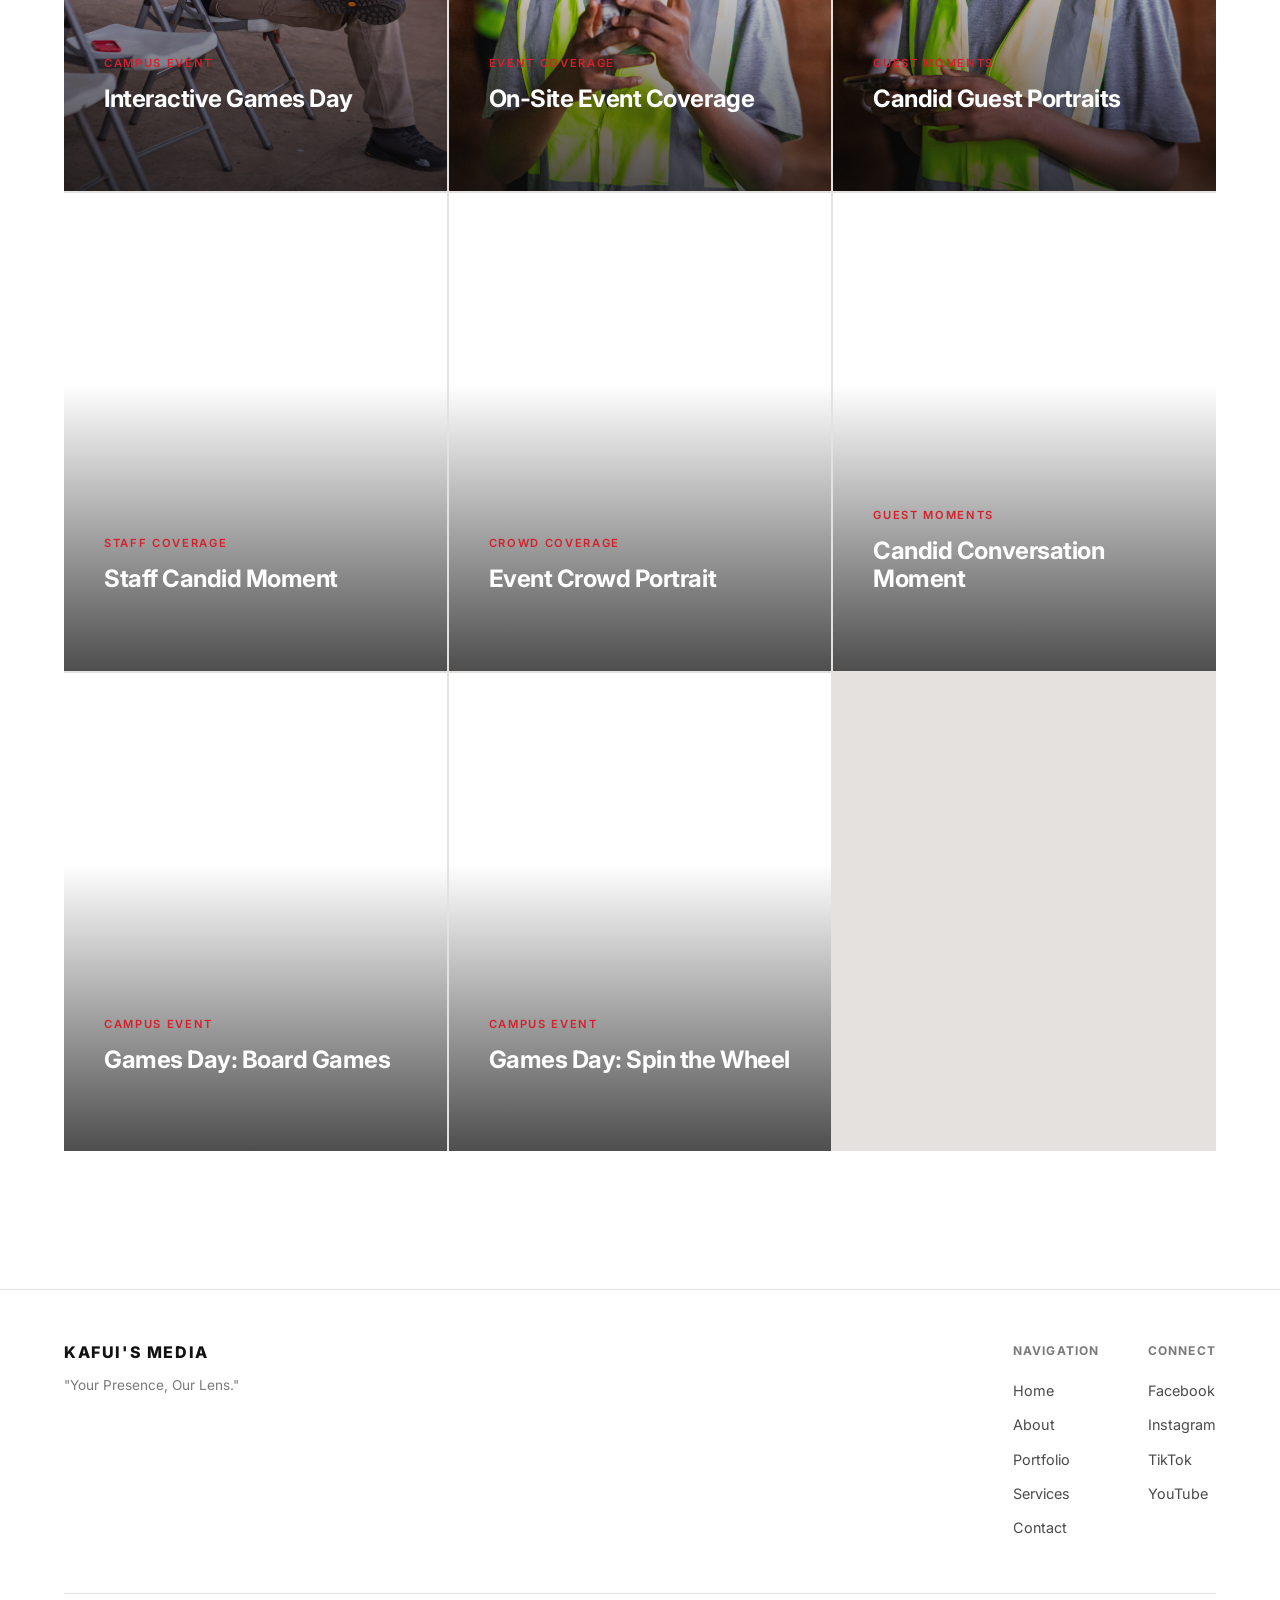
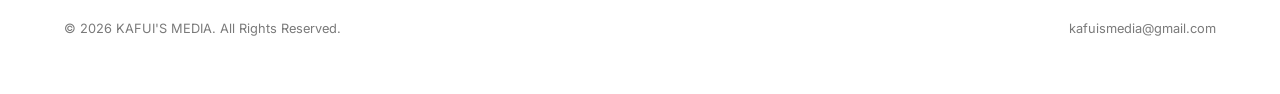
<file: portfolio.html>
<!DOCTYPE html><html lang="en"><head><meta charset="UTF-8"><meta name="viewport" content="width=device-width, initial-scale=1.0"><script> (function () { var t = localStorage.getItem('theme') === 'dark' ? 'dark' : 'light'; document.documentElement.setAttribute('data-theme', t); })(); </script><title>Portfolio | KAFUI'S MEDIA</title><link rel="preconnect" href="https://fonts.googleapis.com"><link rel="preconnect" href="https://fonts.gstatic.com" crossorigin><link rel="stylesheet" href="https://fonts.googleapis.com/css2?family=Inter:wght@400;500;600;700;800&display=swap"><link rel="preload" as="image" href="external/MY%20PORTFOLIO/heroimg.jpg" fetchpriority="high"><link rel="stylesheet" href="style.css"></head><body><nav class="nav"><div class="nav-container"><a href="index.html" class="nav-logo">KAFUI'S <em>MEDIA</em></a><div class="nav-right"><div class="nav-links"><a href="index.html">Home</a><a href="about.html">About</a><a href="portfolio.html">Portfolio</a><a href="services.html">Services</a><a href="contact.html">Contact</a></div><button class="theme-toggle" id="theme-toggle" type="button" aria-label="Toggle color theme"><svg class="icon-sun" viewBox="0 0 24 24" fill="none" stroke="currentColor" stroke-width="1.8" stroke-linecap="round" stroke-linejoin="round"><circle cx="12" cy="12" r="4.2"/><path d="M12 2.5v2.4M12 19.1v2.4M4.6 4.6l1.7 1.7M17.7 17.7l1.7 1.7M2.5 12h2.4M19.1 12h2.4M4.6 19.4l1.7-1.7M17.7 6.3l1.7-1.7"/></svg><svg class="icon-moon" viewBox="0 0 24 24" fill="none" stroke="currentColor" stroke-width="1.8" stroke-linecap="round" stroke-linejoin="round"><path d="M20 14.5A8.5 8.5 0 1 1 9.5 4a6.8 6.8 0 0 0 10.5 10.5Z"/></svg></button><button class="nav-toggle" aria-label="Toggle navigation" onclick="document.querySelector('.nav-links').classList.toggle('open')"><span></span><span></span><span></span></button></div><div class="nav-progress" aria-hidden="true"></div></div></nav><main><section class="page-banner" id="portfolio-intro"><div class="page-banner-bg"><img src="external/MY%20PORTFOLIO/heroimg.jpg" alt="" loading="eager"></div><div class="page-banner-content"><span class="page-banner-eyebrow">Portfolio</span><h1>The Showcase Vault</h1><p>Explore real-world case studies across our core production categories. Each project is a story captured through our lens.</p></div></section><section class="section-tight" id="portfolio-filters"><div class="container"><div class="filter-bar"><a href="#photography-portfolio" class="btn btn-outline btn-sm">Photography</a><a href="#videography-portfolio" class="btn btn-outline btn-sm">Videography</a><a href="#documentary-portfolio" class="btn btn-outline btn-sm">Documentaries</a><a href="#live-events-portfolio" class="btn btn-outline btn-sm">Live Events</a></div></div></section><hr class="divider"><section class="section" id="photography-portfolio"><div class="container"><div class="section-header"><span class="portfolio-category category-centered">Category</span><h2>Photography</h2><p>Editorial precision. Commercial impact. Every frame engineered for attention.</p></div><div class="portfolio-grid portfolio-section-spacer"><article class="portfolio-card" tabindex="0" role="button" data-lightbox data-type="image" data-src="assets/img/photo-coastal-portrait.jpg" data-category="Environmental Portraiture" data-title="Coastal Portrait Session" data-desc="A location portrait session shot along the coastline, pairing natural light with a dramatic sky."><div class="portfolio-card-media"><img src="assets/img/photo-coastal-portrait.jpg" alt="Coastal environmental portrait" loading="lazy"></div><div class="portfolio-card-overlay"></div><div class="portfolio-card-content"><span class="portfolio-category">Environmental Portraiture</span><h3 class="portfolio-title">Coastal Portrait Session</h3><p class="portfolio-desc">A location portrait session shot along the coastline, pairing natural light with a dramatic sky.</p></div></article><article class="portfolio-card" tabindex="0" role="button" data-lightbox data-type="image" data-src="assets/img/photo-candid-portrait.jpg" data-category="Candid Portraiture" data-title="Campus Candid Series" data-desc="Candid, natural-light portraits captured in the middle of a live campus event."><div class="portfolio-card-media"><img src="assets/img/photo-candid-portrait.jpg" alt="Candid campus portrait" loading="lazy"></div><div class="portfolio-card-overlay"></div><div class="portfolio-card-content"><span class="portfolio-category">Candid Portraiture</span><h3 class="portfolio-title">Campus Candid Series</h3><p class="portfolio-desc">Candid, natural-light portraits captured in the middle of a live campus event.</p></div></article><article class="portfolio-card" tabindex="0" role="button" data-lightbox data-type="image" data-src="assets/img/photo-studio-portrait.jpg" data-category="Editorial Studio" data-title="Styled Studio Session" data-desc="A creative studio portrait built on gel lighting, wardrobe styling, and confident direction."><div class="portfolio-card-media"><img src="assets/img/photo-studio-portrait.jpg" alt="Styled studio portrait" loading="lazy"></div><div class="portfolio-card-overlay"></div><div class="portfolio-card-content"><span class="portfolio-category">Editorial Studio</span><h3 class="portfolio-title">Styled Studio Session</h3><p class="portfolio-desc">A creative studio portrait built on gel lighting, wardrobe styling, and confident direction.</p></div></article><article class="portfolio-card" tabindex="0" role="button" data-lightbox data-type="image" data-src="external/PICS/IMG_0015.JPG" data-category="Editorial Portrait" data-title="Low-Key Editorial Portrait" data-desc="A moody, low-key portrait built around a single directional light source."><div class="portfolio-card-media"><img src="external/PICS/IMG_0015.JPG" alt="Dramatic low-key portrait" loading="lazy"></div><div class="portfolio-card-overlay"></div><div class="portfolio-card-content"><span class="portfolio-category">Editorial Portrait</span><h3 class="portfolio-title">Low-Key Editorial Portrait</h3><p class="portfolio-desc">A moody, low-key portrait built around a single directional light source.</p></div></article><article class="portfolio-card" tabindex="0" role="button" data-lightbox data-type="image" data-src="external/MY%20GALLERY/IMG_9773.jpg" data-category="Styled Portraiture" data-title="Natural Light Styled Portrait" data-desc="A bright, natural-light portrait built around playful styling and expression."><div class="portfolio-card-media"><img src="external/MY%20GALLERY/IMG_9773.jpg" alt="Styled portrait with hair accessories" loading="lazy"></div><div class="portfolio-card-overlay"></div><div class="portfolio-card-content"><span class="portfolio-category">Styled Portraiture</span><h3 class="portfolio-title">Natural Light Styled Portrait</h3><p class="portfolio-desc">A bright, natural-light portrait built around playful styling and expression.</p></div></article><article class="portfolio-card" tabindex="0" role="button" data-lightbox data-type="image" data-src="external/PICS/IMG_1098.jpg" data-category="Outdoor Portraiture" data-title="Relaxed Outdoor Portrait" data-desc="A relaxed, candid-style outdoor portrait shot in natural daylight."><div class="portfolio-card-media"><img src="external/PICS/IMG_1098.jpg" alt="Relaxed outdoor portrait" loading="lazy"></div><div class="portfolio-card-overlay"></div><div class="portfolio-card-content"><span class="portfolio-category">Outdoor Portraiture</span><h3 class="portfolio-title">Relaxed Outdoor Portrait</h3><p class="portfolio-desc">A relaxed, candid-style outdoor portrait shot in natural daylight.</p></div></article></div></div></section><hr class="divider"><section class="section" id="videography-portfolio"><div class="container"><div class="section-header"><span class="portfolio-category category-centered">Category</span><h2>Videography</h2><p>Motion assets with punchy pacing, cinematic color grading, and conversion-focused storytelling.</p></div><div class="portfolio-grid portfolio-section-spacer"><article class="portfolio-card" tabindex="0" role="button" data-lightbox data-type="video" data-src="assets/video/promo-reel.mp4" data-poster="assets/img/featured-promo-poster.jpg" data-category="Promotional Video" data-title="Brand Promo & Contact Card Edit" data-desc="An After Effects-driven promotional edit featuring animated titles and a branded contact card."><div class="portfolio-card-media"><img src="assets/img/featured-promo-poster.jpg" alt="Brand Promo & Contact Card Edit video preview" loading="lazy"><span class="play-badge" aria-hidden="true"><svg viewBox="0 0 24 24" fill="currentColor"><path d="M8 5v14l11-7z"/></svg></span></div><div class="portfolio-card-overlay"></div><div class="portfolio-card-content"><span class="portfolio-category">Promotional Video</span><h3 class="portfolio-title">Brand Promo & Contact Card Edit</h3><p class="portfolio-desc">An After Effects-driven promotional edit featuring animated titles and a branded contact card.</p></div></article><article class="portfolio-card" tabindex="0" role="button" data-lightbox data-type="video" data-src="assets/video/ad-cutdown.mp4" data-poster="assets/img/video-ad-poster.jpg" data-category="Commercial Ad Edit" data-title="Product Commercial Cutdown" data-desc="A short-form vertical product commercial edit, cut for social distribution."><div class="portfolio-card-media"><img src="assets/img/video-ad-poster.jpg" alt="Product Commercial Cutdown video preview" loading="lazy"><span class="play-badge" aria-hidden="true"><svg viewBox="0 0 24 24" fill="currentColor"><path d="M8 5v14l11-7z"/></svg></span></div><div class="portfolio-card-overlay"></div><div class="portfolio-card-content"><span class="portfolio-category">Commercial Ad Edit</span><h3 class="portfolio-title">Product Commercial Cutdown</h3><p class="portfolio-desc">A short-form vertical product commercial edit, cut for social distribution.</p></div></article><article class="portfolio-card" tabindex="0" role="button" data-lightbox data-type="video" data-src="assets/video/logo-reveal.mp4" data-poster="assets/img/video-logo-poster.jpg" data-category="Brand Animation" data-title="Logo Reveal Animation" data-desc="An animated logo reveal and outro bumper built for brand identity use."><div class="portfolio-card-media"><img src="assets/img/video-logo-poster.jpg" alt="Logo Reveal Animation video preview" loading="lazy"><span class="play-badge" aria-hidden="true"><svg viewBox="0 0 24 24" fill="currentColor"><path d="M8 5v14l11-7z"/></svg></span></div><div class="portfolio-card-overlay"></div><div class="portfolio-card-content"><span class="portfolio-category">Brand Animation</span><h3 class="portfolio-title">Logo Reveal Animation</h3><p class="portfolio-desc">An animated logo reveal and outro bumper built for brand identity use.</p></div></article></div></div></section><hr class="divider"><section class="section" id="documentary-portfolio"><div class="container"><div class="section-header"><span class="portfolio-category category-centered">Category</span><h2>Documentaries</h2><p>Deep-dive narrative storytelling fused with prestige cinema aesthetics.</p></div><div class="portfolio-grid portfolio-section-spacer"><article class="portfolio-card" tabindex="0" role="button" data-lightbox data-type="video" data-src="assets/video/documentary-cut.mp4" data-poster="assets/img/doc-cut-poster.jpg" data-category="Documentary Edit" data-title="Archival Documentary Cut" data-desc="A short-form documentary edit sample demonstrating narrative pacing, sound and color-grade work on archival footage."><div class="portfolio-card-media"><img src="assets/img/doc-cut-poster.jpg" alt="Archival Documentary Cut video preview" loading="lazy"><span class="play-badge" aria-hidden="true"><svg viewBox="0 0 24 24" fill="currentColor"><path d="M8 5v14l11-7z"/></svg></span></div><div class="portfolio-card-overlay"></div><div class="portfolio-card-content"><span class="portfolio-category">Documentary Edit</span><h3 class="portfolio-title">Archival Documentary Cut</h3><p class="portfolio-desc">A short-form documentary edit sample demonstrating narrative pacing, sound and color-grade work on archival footage.</p></div></article><article class="portfolio-card" tabindex="0" role="button" data-lightbox data-type="video" data-src="assets/video/title-card.mp4" data-poster="assets/img/doc-title-poster.jpg" data-category="Title Sequence" data-title="Documentary Title Card" data-desc="An opening title and intro bumper design built for documentary-style productions."><div class="portfolio-card-media"><img src="assets/img/doc-title-poster.jpg" alt="Documentary Title Card video preview" loading="lazy"><span class="play-badge" aria-hidden="true"><svg viewBox="0 0 24 24" fill="currentColor"><path d="M8 5v14l11-7z"/></svg></span></div><div class="portfolio-card-overlay"></div><div class="portfolio-card-content"><span class="portfolio-category">Title Sequence</span><h3 class="portfolio-title">Documentary Title Card</h3><p class="portfolio-desc">An opening title and intro bumper design built for documentary-style productions.</p></div></article><article class="portfolio-card" tabindex="0" role="button" data-lightbox data-type="image" data-src="assets/img/doc-wildlife.jpg" data-category="Wildlife Photography" data-title="Nature & Wildlife Series" data-desc="Observational wildlife photography documenting animals within their environment."><div class="portfolio-card-media"><img src="assets/img/doc-wildlife.jpg" alt="Wildlife photography" loading="lazy"></div><div class="portfolio-card-overlay"></div><div class="portfolio-card-content"><span class="portfolio-category">Wildlife Photography</span><h3 class="portfolio-title">Nature & Wildlife Series</h3><p class="portfolio-desc">Observational wildlife photography documenting animals within their environment.</p></div></article><article class="portfolio-card" tabindex="0" role="button" data-lightbox data-type="image" data-src="external/DOCUMENTARY/IMG_1083.jpg" data-category="Wildlife Photography" data-title="Nature & Wildlife Series II" data-desc="A second observational wildlife frame from the same nature documentary series."><div class="portfolio-card-media"><img src="external/DOCUMENTARY/IMG_1083.jpg" alt="Wildlife photography, close portrait" loading="lazy"></div><div class="portfolio-card-overlay"></div><div class="portfolio-card-content"><span class="portfolio-category">Wildlife Photography</span><h3 class="portfolio-title">Nature & Wildlife Series II</h3><p class="portfolio-desc">A second observational wildlife frame from the same nature documentary series.</p></div></article><article class="portfolio-card" tabindex="0" role="button" data-lightbox data-type="image" data-src="external/DOCUMENTARY/IMG_1084.jpg" data-category="Wildlife Photography" data-title="Nature & Wildlife Series III" data-desc="A closer detail frame continuing the nature and wildlife documentary series."><div class="portfolio-card-media"><img src="external/DOCUMENTARY/IMG_1084.jpg" alt="Wildlife photography, detail portrait" loading="lazy"></div><div class="portfolio-card-overlay"></div><div class="portfolio-card-content"><span class="portfolio-category">Wildlife Photography</span><h3 class="portfolio-title">Nature & Wildlife Series III</h3><p class="portfolio-desc">A closer detail frame continuing the nature and wildlife documentary series.</p></div></article></div></div></section><hr class="divider"><section class="section" id="live-events-portfolio"><div class="container"><div class="section-header"><span class="portfolio-category category-centered">Category</span><h2>Live Events</h2><p>Uncompromising signal paths and zero-downtime broadcasting for high-stakes productions.</p></div><div class="portfolio-grid portfolio-section-spacer"><article class="portfolio-card" tabindex="0" role="button" data-lightbox data-type="image" data-src="assets/img/live-games-day.jpg" data-category="Campus Event" data-title="Interactive Games Day" data-desc="Coverage of interactive activities and games throughout a live campus event."><div class="portfolio-card-media"><img src="assets/img/live-games-day.jpg" alt="Interactive games day event" loading="lazy"></div><div class="portfolio-card-overlay"></div><div class="portfolio-card-content"><span class="portfolio-category">Campus Event</span><h3 class="portfolio-title">Interactive Games Day</h3><p class="portfolio-desc">Coverage of interactive activities and games throughout a live campus event.</p></div></article><article class="portfolio-card" tabindex="0" role="button" data-lightbox data-type="image" data-src="assets/img/live-event-coverage.jpg" data-category="Event Coverage" data-title="On-Site Event Coverage" data-desc="Candid, on-the-ground coverage capturing authentic moments throughout the event."><div class="portfolio-card-media"><img src="assets/img/live-event-coverage.jpg" alt="On-site event coverage" loading="lazy"></div><div class="portfolio-card-overlay"></div><div class="portfolio-card-content"><span class="portfolio-category">Event Coverage</span><h3 class="portfolio-title">On-Site Event Coverage</h3><p class="portfolio-desc">Candid, on-the-ground coverage capturing authentic moments throughout the event.</p></div></article><article class="portfolio-card" tabindex="0" role="button" data-lightbox data-type="image" data-src="assets/img/live-guest-candid.jpg" data-category="Guest Moments" data-title="Candid Guest Portraits" data-desc="Relaxed candid portraits of guests and attendees captured between sessions."><div class="portfolio-card-media"><img src="assets/img/live-guest-candid.jpg" alt="Candid guest portrait" loading="lazy"></div><div class="portfolio-card-overlay"></div><div class="portfolio-card-content"><span class="portfolio-category">Guest Moments</span><h3 class="portfolio-title">Candid Guest Portraits</h3><p class="portfolio-desc">Relaxed candid portraits of guests and attendees captured between sessions.</p></div></article><article class="portfolio-card" tabindex="0" role="button" data-lightbox data-type="image" data-src="external/MY%20GALLERY/IMG_0029.jpg" data-category="Staff Coverage" data-title="Staff Candid Moment" data-desc="A candid staff portrait captured during live event coverage."><div class="portfolio-card-media"><img src="external/MY%20GALLERY/IMG_0029.jpg" alt="Staff candid portrait at event" loading="lazy"></div><div class="portfolio-card-overlay"></div><div class="portfolio-card-content"><span class="portfolio-category">Staff Coverage</span><h3 class="portfolio-title">Staff Candid Moment</h3><p class="portfolio-desc">A candid staff portrait captured during live event coverage.</p></div></article><article class="portfolio-card" tabindex="0" role="button" data-lightbox data-type="image" data-src="external/PICS/IMG_0038.jpg" data-category="Crowd Coverage" data-title="Event Crowd Portrait" data-desc="An attendee portrait captured candidly within a packed event crowd."><div class="portfolio-card-media"><img src="external/PICS/IMG_0038.jpg" alt="Attendee portrait in event crowd" loading="lazy"></div><div class="portfolio-card-overlay"></div><div class="portfolio-card-content"><span class="portfolio-category">Crowd Coverage</span><h3 class="portfolio-title">Event Crowd Portrait</h3><p class="portfolio-desc">An attendee portrait captured candidly within a packed event crowd.</p></div></article><article class="portfolio-card" tabindex="0" role="button" data-lightbox data-type="image" data-src="external/PICS/IMG_0988.jpg" data-category="Guest Moments" data-title="Candid Conversation Moment" data-desc="An expressive, candid moment captured mid-conversation at a live event."><div class="portfolio-card-media"><img src="external/PICS/IMG_0988.jpg" alt="Candid conversation moment at event" loading="lazy"></div><div class="portfolio-card-overlay"></div><div class="portfolio-card-content"><span class="portfolio-category">Guest Moments</span><h3 class="portfolio-title">Candid Conversation Moment</h3><p class="portfolio-desc">An expressive, candid moment captured mid-conversation at a live event.</p></div></article><article class="portfolio-card" tabindex="0" role="button" data-lightbox data-type="image" data-src="external/PICS/IMG_1071.jpg" data-category="Campus Event" data-title="Games Day: Board Games" data-desc="Guests deep in a board game during the interactive campus games day."><div class="portfolio-card-media"><img src="external/PICS/IMG_1071.jpg" alt="Guests playing a board game at games day" loading="lazy"></div><div class="portfolio-card-overlay"></div><div class="portfolio-card-content"><span class="portfolio-category">Campus Event</span><h3 class="portfolio-title">Games Day: Board Games</h3><p class="portfolio-desc">Guests deep in a board game during the interactive campus games day.</p></div></article><article class="portfolio-card" tabindex="0" role="button" data-lightbox data-type="image" data-src="external/PICS/IMG_1106.jpg" data-category="Campus Event" data-title="Games Day: Spin the Wheel" data-desc="Guests gathered around the spin-the-wheel station during the campus games day."><div class="portfolio-card-media"><img src="external/PICS/IMG_1106.jpg" alt="Guests at spin-the-wheel game station" loading="lazy"></div><div class="portfolio-card-overlay"></div><div class="portfolio-card-content"><span class="portfolio-category">Campus Event</span><h3 class="portfolio-title">Games Day: Spin the Wheel</h3><p class="portfolio-desc">Guests gathered around the spin-the-wheel station during the campus games day.</p></div></article></div></div></section></main><footer class="footer"><div class="container"><div class="footer-content"><div class="footer-brand"><h3>KAFUI'S MEDIA</h3><p>"Your Presence, Our Lens."</p></div><div class="footer-links"><div class="footer-nav"><h4>Navigation</h4><a href="index.html">Home</a><a href="about.html">About</a><a href="portfolio.html">Portfolio</a><a href="services.html">Services</a><a href="contact.html">Contact</a></div><div class="footer-social"><h4>Connect</h4><a href="https://facebook.com/kafuismedia" target="_blank">Facebook</a><a href="https://instagram.com/kafuismedia" target="_blank">Instagram</a><a href="https://tiktok.com/@kafuismedia" target="_blank">TikTok</a><a href="https://youtube.com/@kafuismedia" target="_blank">YouTube</a></div></div></div><div class="footer-bottom"><p>&copy; 2026 KAFUI'S MEDIA. All Rights Reserved.</p><p><a href="mailto:kafuismedia@gmail.com" class="footer-email">kafuismedia@gmail.com</a></p></div></div></footer><div class="lightbox" id="lightbox" aria-hidden="true"><div class="lightbox-backdrop" data-lightbox-close></div><div class="lightbox-content"><button class="lightbox-close" type="button" aria-label="Close" data-lightbox-close><svg viewBox="0 0 24 24" fill="none" stroke="currentColor" stroke-width="1.8" stroke-linecap="round"><path d="M6 6l12 12M18 6L6 18"/></svg></button><div class="lightbox-media" id="lightbox-media"></div><div class="lightbox-info"><span class="portfolio-category" id="lightbox-category"></span><h3 id="lightbox-title"></h3><p id="lightbox-desc"></p></div></div></div><script src="main.js" defer></script><div class="cursor-glow" aria-hidden="true"></div></body></html>
</file>
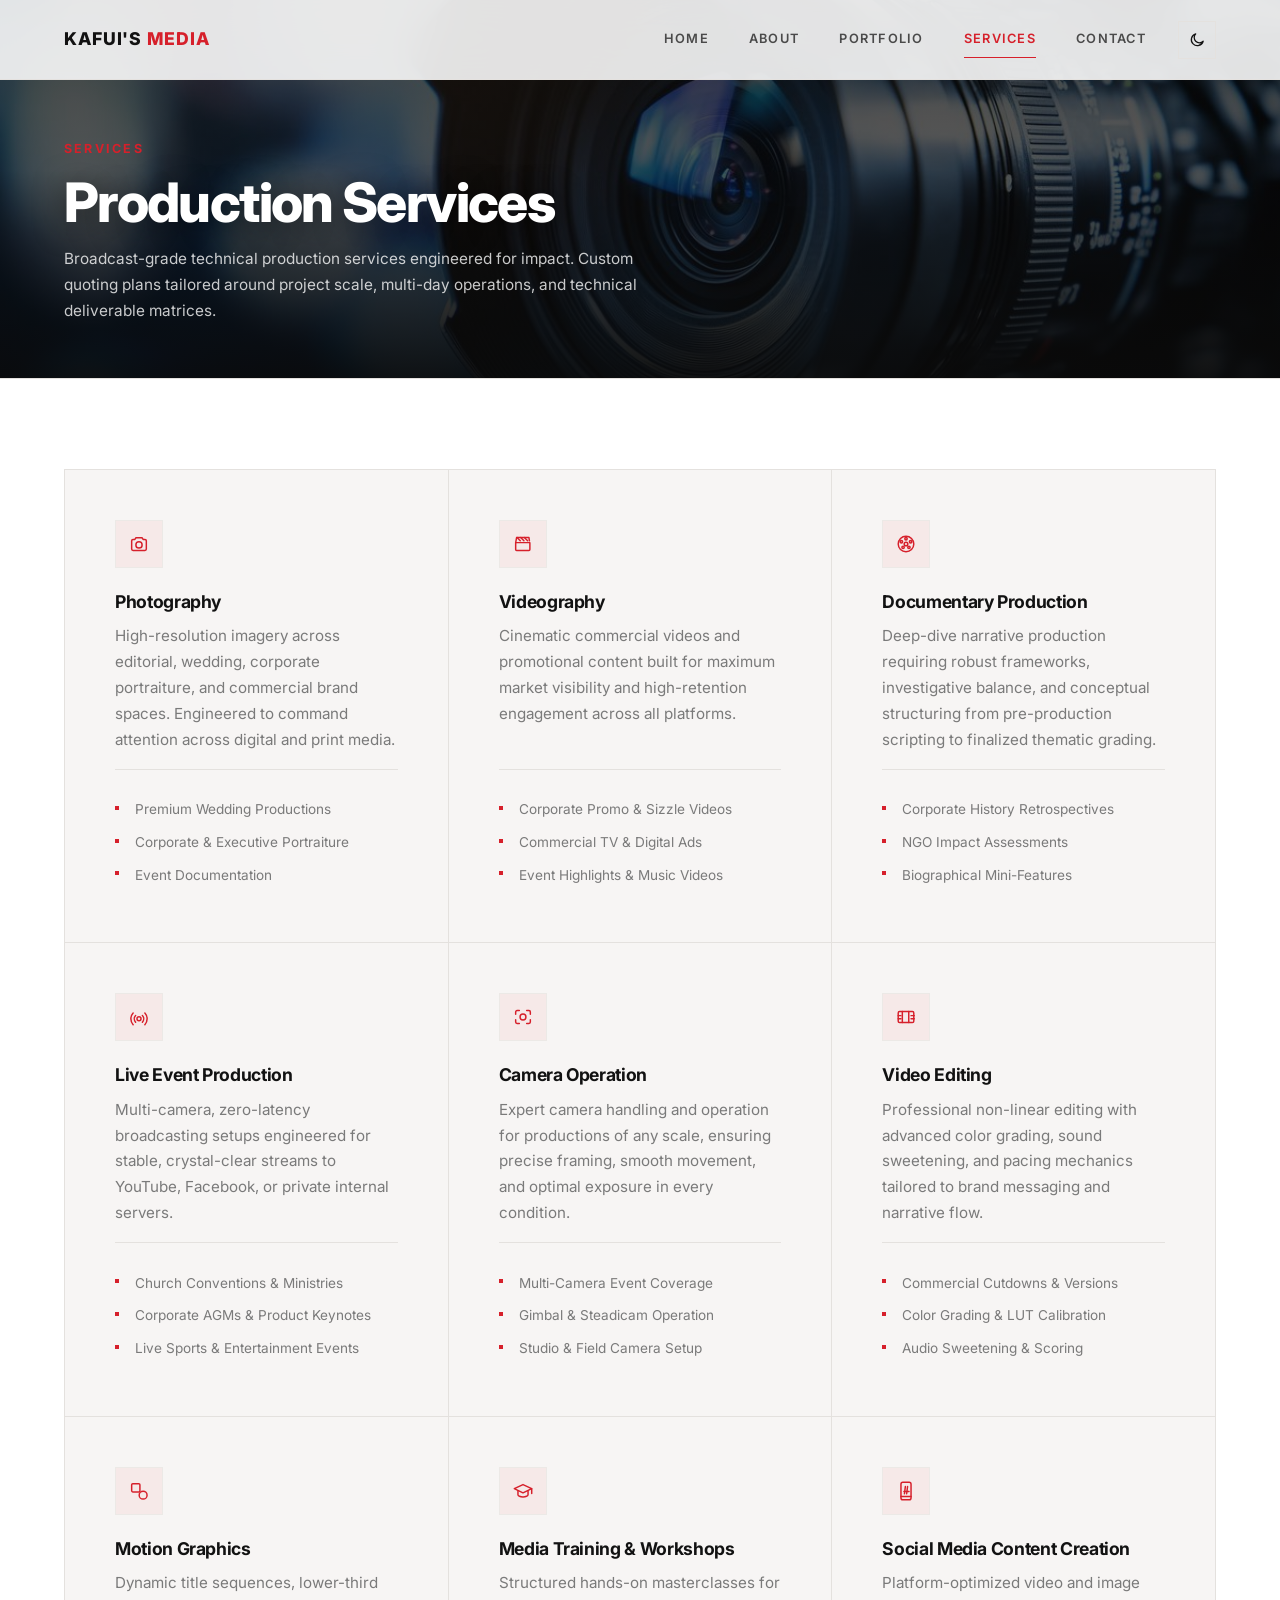
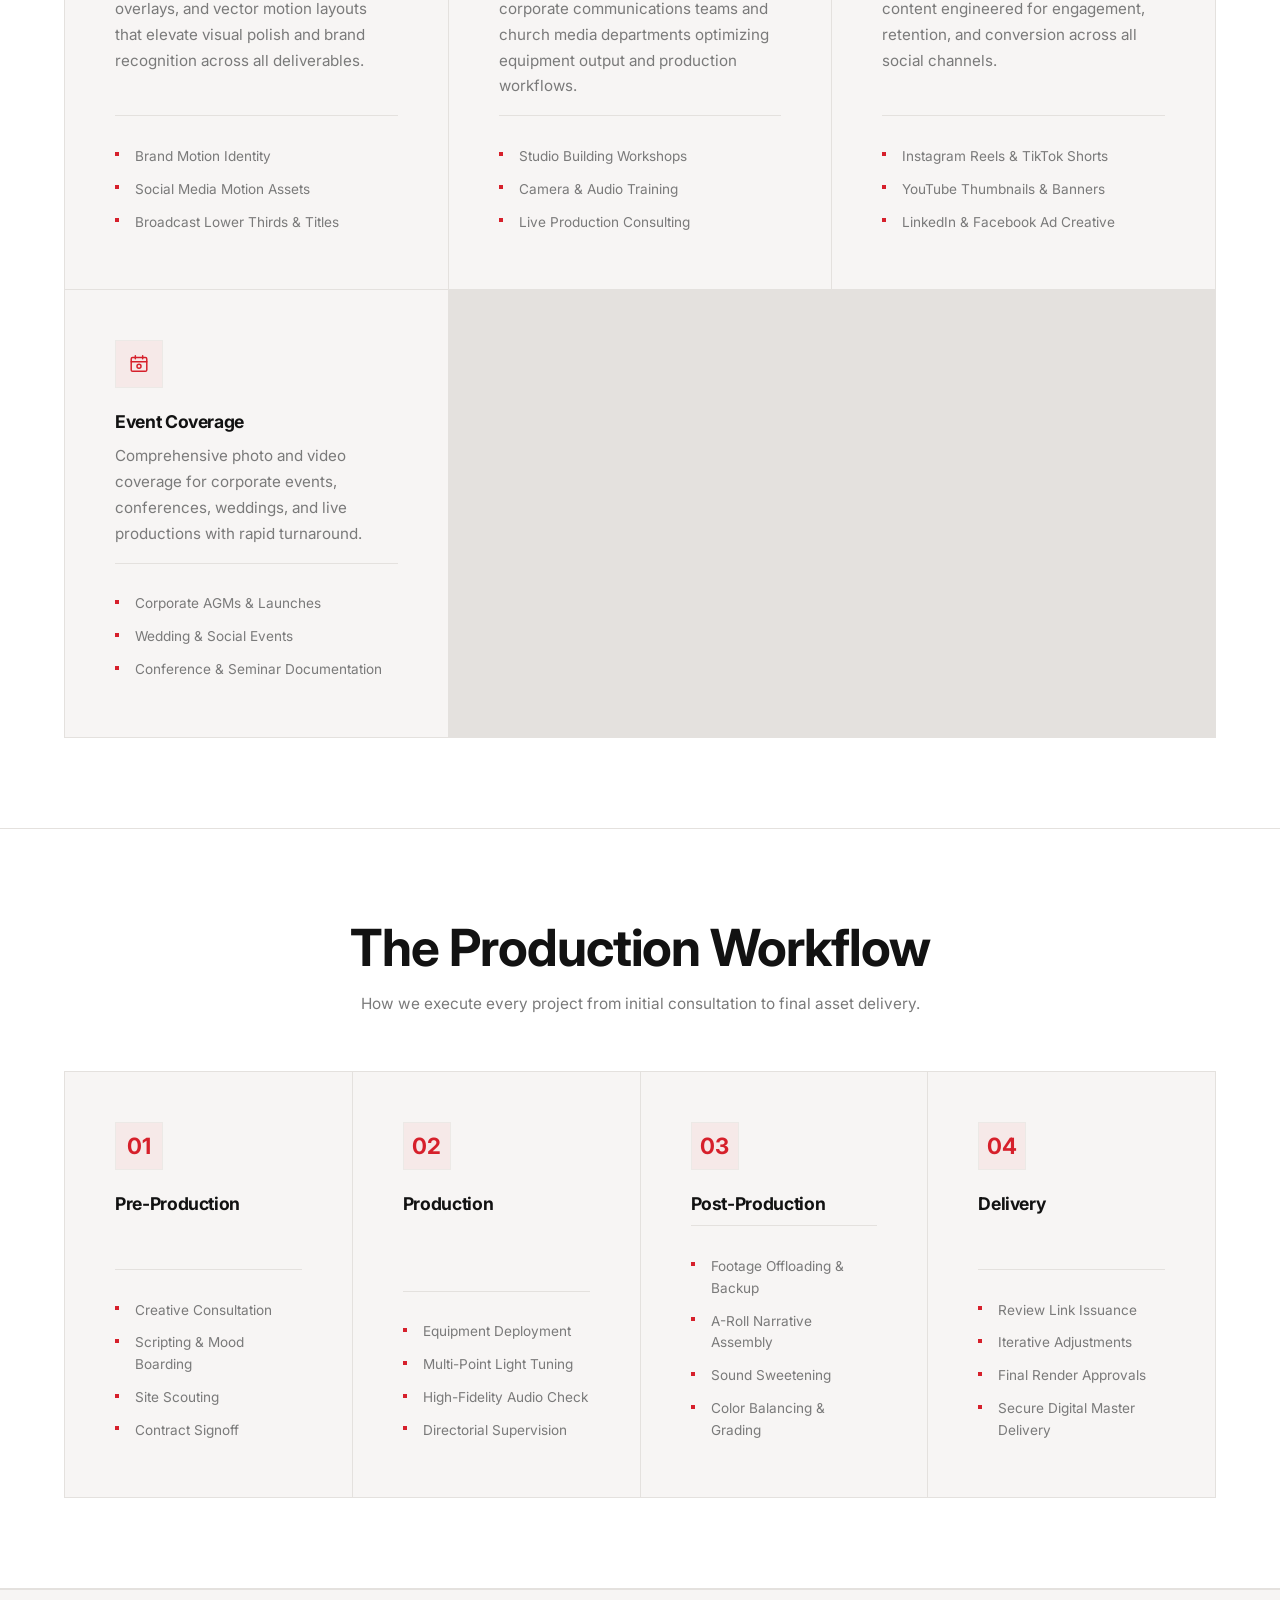
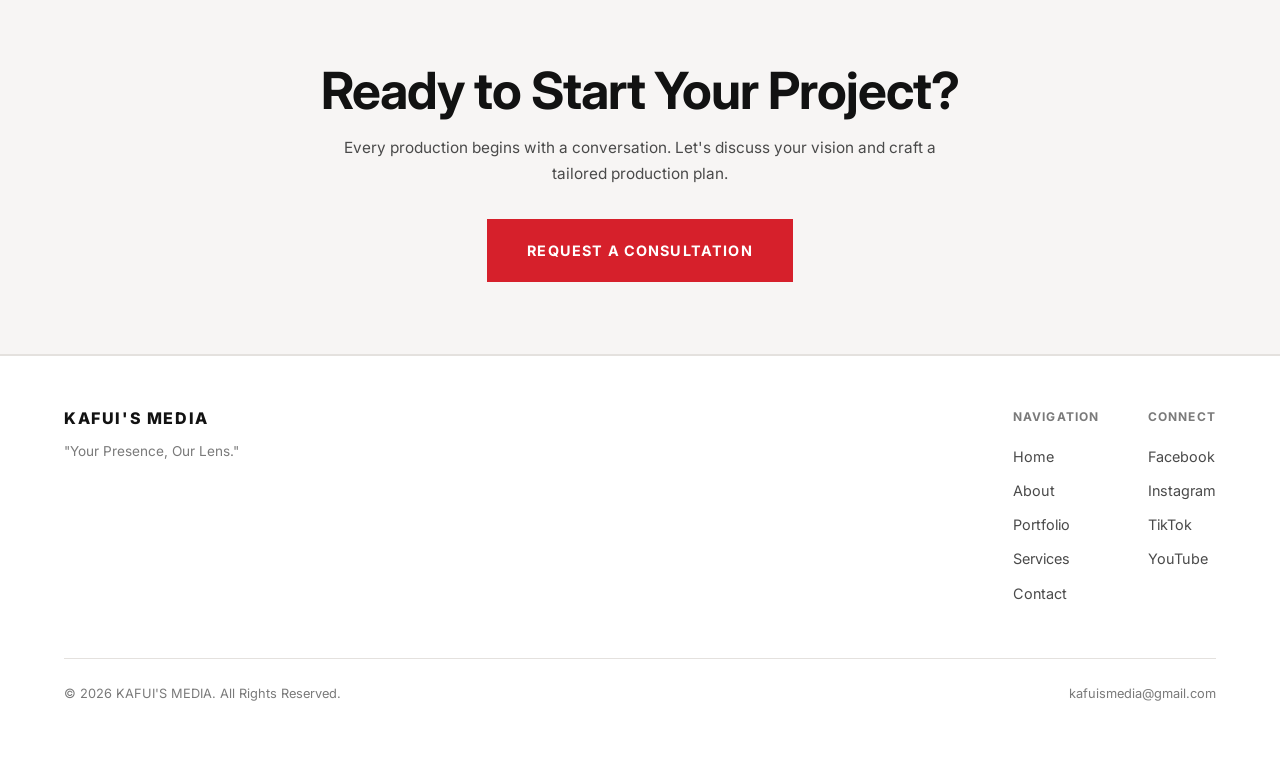
<file: services.html>
<!DOCTYPE html><html lang="en"><head><meta charset="UTF-8"><meta name="viewport" content="width=device-width, initial-scale=1.0"><script> (function () { var t = localStorage.getItem('theme') === 'dark' ? 'dark' : 'light'; document.documentElement.setAttribute('data-theme', t); })(); </script><title>Services & Capabilities | KAFUI'S MEDIA</title><link rel="preconnect" href="https://fonts.googleapis.com"><link rel="preconnect" href="https://fonts.gstatic.com" crossorigin><link rel="stylesheet" href="https://fonts.googleapis.com/css2?family=Inter:wght@400;500;600;700;800&display=swap"><link rel="preload" as="image" href="external/MY%20PORTFOLIO/heroimg.jpg" fetchpriority="high"><link rel="stylesheet" href="style.css"></head><body><nav class="nav"><div class="nav-container"><a href="index.html" class="nav-logo">KAFUI'S <em>MEDIA</em></a><div class="nav-right"><div class="nav-links"><a href="index.html">Home</a><a href="about.html">About</a><a href="portfolio.html">Portfolio</a><a href="services.html">Services</a><a href="contact.html">Contact</a></div><button class="theme-toggle" id="theme-toggle" type="button" aria-label="Toggle color theme"><svg class="icon-sun" viewBox="0 0 24 24" fill="none" stroke="currentColor" stroke-width="1.8" stroke-linecap="round" stroke-linejoin="round"><circle cx="12" cy="12" r="4.2"/><path d="M12 2.5v2.4M12 19.1v2.4M4.6 4.6l1.7 1.7M17.7 17.7l1.7 1.7M2.5 12h2.4M19.1 12h2.4M4.6 19.4l1.7-1.7M17.7 6.3l1.7-1.7"/></svg><svg class="icon-moon" viewBox="0 0 24 24" fill="none" stroke="currentColor" stroke-width="1.8" stroke-linecap="round" stroke-linejoin="round"><path d="M20 14.5A8.5 8.5 0 1 1 9.5 4a6.8 6.8 0 0 0 10.5 10.5Z"/></svg></button><button class="nav-toggle" aria-label="Toggle navigation" onclick="document.querySelector('.nav-links').classList.toggle('open')"><span></span><span></span><span></span></button></div><div class="nav-progress" aria-hidden="true"></div></div></nav><main><section class="page-banner" id="services-intro"><div class="page-banner-bg"><img src="external/MY%20PORTFOLIO/heroimg.jpg" alt="" loading="eager"></div><div class="page-banner-content"><span class="page-banner-eyebrow">Services</span><h1>Production Services</h1><p>Broadcast-grade technical production services engineered for impact. Custom quoting plans tailored around project scale, multi-day operations, and technical deliverable matrices.</p></div></section><hr class="divider"><section class="section" id="services"><div class="container"><div class="services-grid grid-bordered"><div class="service-card"><div class="service-icon"><svg viewBox="0 0 24 24" fill="none" stroke="currentColor" stroke-width="1.6" stroke-linecap="round" stroke-linejoin="round"><path d="M4 8.5A1.5 1.5 0 0 1 5.5 7h2l1.2-1.8h6.6L16.5 7h2A1.5 1.5 0 0 1 20 8.5v9A1.5 1.5 0 0 1 18.5 19h-13A1.5 1.5 0 0 1 4 17.5Z"/><circle cx="12" cy="13" r="3.4"/></svg></div><h3>Photography</h3><p>High-resolution imagery across editorial, wedding, corporate portraiture, and commercial brand spaces. Engineered to command attention across digital and print media.</p><ul class="service-use-cases"><li>Premium Wedding Productions</li><li>Corporate & Executive Portraiture</li><li>Event Documentation</li></ul></div><div class="service-card"><div class="service-icon"><svg viewBox="0 0 24 24" fill="none" stroke="currentColor" stroke-width="1.6" stroke-linecap="round" stroke-linejoin="round"><path d="M4 10.5 5 5h13.5L19 8.5"/><path d="M4 10.5h15.5V18a1 1 0 0 1-1 1H5a1 1 0 0 1-1-1Z"/><path d="M5.5 5 9 8.5M9.5 5 13 8.5M13.5 5 17 8.5"/></svg></div><h3>Videography</h3><p>Cinematic commercial videos and promotional content built for maximum market visibility and high-retention engagement across all platforms.</p><ul class="service-use-cases"><li>Corporate Promo & Sizzle Videos</li><li>Commercial TV & Digital Ads</li><li>Event Highlights & Music Videos</li></ul></div><div class="service-card"><div class="service-icon"><svg viewBox="0 0 24 24" fill="none" stroke="currentColor" stroke-width="1.6" stroke-linecap="round" stroke-linejoin="round"><circle cx="12" cy="12" r="8.5"/><circle cx="12" cy="12" r="2"/><circle cx="12" cy="6.3" r="1.3"/><circle cx="17" cy="9.5" r="1.3"/><circle cx="15.2" cy="15.6" r="1.3"/><circle cx="8.8" cy="15.6" r="1.3"/><circle cx="7" cy="9.5" r="1.3"/></svg></div><h3>Documentary Production</h3><p>Deep-dive narrative production requiring robust frameworks, investigative balance, and conceptual structuring from pre-production scripting to finalized thematic grading.</p><ul class="service-use-cases"><li>Corporate History Retrospectives</li><li>NGO Impact Assessments</li><li>Biographical Mini-Features</li></ul></div><div class="service-card"><div class="service-icon"><svg viewBox="0 0 24 24" fill="none" stroke="currentColor" stroke-width="1.6" stroke-linecap="round" stroke-linejoin="round"><circle cx="12" cy="14" r="2.2"/><path d="M8.3 17.7a5.5 5.5 0 0 1 0-7.4M15.7 10.3a5.5 5.5 0 0 1 0 7.4"/><path d="M5.6 20.4a9.5 9.5 0 0 1 0-12.8M18.4 7.6a9.5 9.5 0 0 1 0 12.8"/></svg></div><h3>Live Event Production</h3><p>Multi-camera, zero-latency broadcasting setups engineered for stable, crystal-clear streams to YouTube, Facebook, or private internal servers.</p><ul class="service-use-cases"><li>Church Conventions & Ministries</li><li>Corporate AGMs & Product Keynotes</li><li>Live Sports & Entertainment Events</li></ul></div><div class="service-card"><div class="service-icon"><svg viewBox="0 0 24 24" fill="none" stroke="currentColor" stroke-width="1.6" stroke-linecap="round" stroke-linejoin="round"><path d="M4 9V6.5A1.5 1.5 0 0 1 5.5 5H8"/><path d="M16 5h2.5A1.5 1.5 0 0 1 20 6.5V9"/><path d="M20 15v2.5a1.5 1.5 0 0 1-1.5 1.5H16"/><path d="M8 19H5.5A1.5 1.5 0 0 1 4 17.5V15"/><circle cx="12" cy="12" r="3.2"/></svg></div><h3>Camera Operation</h3><p>Expert camera handling and operation for productions of any scale, ensuring precise framing, smooth movement, and optimal exposure in every condition.</p><ul class="service-use-cases"><li>Multi-Camera Event Coverage</li><li>Gimbal & Steadicam Operation</li><li>Studio & Field Camera Setup</li></ul></div><div class="service-card"><div class="service-icon"><svg viewBox="0 0 24 24" fill="none" stroke="currentColor" stroke-width="1.6" stroke-linecap="round" stroke-linejoin="round"><rect x="3.5" y="6" width="17" height="12" rx="1.5"/><path d="M8 6v12M15 6v12"/><path d="M3.5 10.5h3M17.5 10.5H21M3.5 14h3M17.5 14H21"/></svg></div><h3>Video Editing</h3><p>Professional non-linear editing with advanced color grading, sound sweetening, and pacing mechanics tailored to brand messaging and narrative flow.</p><ul class="service-use-cases"><li>Commercial Cutdowns & Versions</li><li>Color Grading & LUT Calibration</li><li>Audio Sweetening & Scoring</li></ul></div><div class="service-card"><div class="service-icon"><svg viewBox="0 0 24 24" fill="none" stroke="currentColor" stroke-width="1.6" stroke-linecap="round" stroke-linejoin="round"><rect x="4" y="4" width="9" height="9" rx="1.2"/><circle cx="16.5" cy="16.5" r="4.3"/></svg></div><h3>Motion Graphics</h3><p>Dynamic title sequences, lower-third overlays, and vector motion layouts that elevate visual polish and brand recognition across all deliverables.</p><ul class="service-use-cases"><li>Brand Motion Identity</li><li>Social Media Motion Assets</li><li>Broadcast Lower Thirds & Titles</li></ul></div><div class="service-card"><div class="service-icon"><svg viewBox="0 0 24 24" fill="none" stroke="currentColor" stroke-width="1.6" stroke-linecap="round" stroke-linejoin="round"><path d="M2.5 9.5 12 5l9.5 4.5-9.5 4.5-9.5-4.5Z"/><path d="M6.5 11.7v4.3c0 1.2 2.5 2.5 5.5 2.5s5.5-1.3 5.5-2.5v-4.3"/><path d="M21.5 9.5v5.3"/></svg></div><h3>Media Training & Workshops</h3><p>Structured hands-on masterclasses for corporate communications teams and church media departments optimizing equipment output and production workflows.</p><ul class="service-use-cases"><li>Studio Building Workshops</li><li>Camera & Audio Training</li><li>Live Production Consulting</li></ul></div><div class="service-card"><div class="service-icon"><svg viewBox="0 0 24 24" fill="none" stroke="currentColor" stroke-width="1.6" stroke-linecap="round" stroke-linejoin="round"><rect x="6.5" y="2.5" width="11" height="19" rx="2"/><path d="M6.5 18h11"/><path d="M9.7 12.5h5.6M11.3 7.2 10.3 15M13.7 7.2l-1 7.8"/></svg></div><h3>Social Media Content Creation</h3><p>Platform-optimized video and image content engineered for engagement, retention, and conversion across all social channels.</p><ul class="service-use-cases"><li>Instagram Reels & TikTok Shorts</li><li>YouTube Thumbnails & Banners</li><li>LinkedIn & Facebook Ad Creative</li></ul></div><div class="service-card"><div class="service-icon"><svg viewBox="0 0 24 24" fill="none" stroke="currentColor" stroke-width="1.6" stroke-linecap="round" stroke-linejoin="round"><rect x="3.5" y="5" width="17" height="15" rx="1.5"/><path d="M3.5 9.5h17"/><path d="M8 3v3.4M16 3v3.4"/><circle cx="12" cy="14.5" r="2.2"/></svg></div><h3>Event Coverage</h3><p>Comprehensive photo and video coverage for corporate events, conferences, weddings, and live productions with rapid turnaround.</p><ul class="service-use-cases"><li>Corporate AGMs & Launches</li><li>Wedding & Social Events</li><li>Conference & Seminar Documentation</li></ul></div></div></div></section><hr class="divider"><section class="section" id="workflow"><div class="container"><div class="section-header"><h2>The Production Workflow</h2><p>How we execute every project from initial consultation to final asset delivery.</p></div><div class="workflow-grid"><div class="service-card"><div class="service-icon service-icon-number">01</div><h3>Pre-Production</h3><ul class="service-use-cases"><li>Creative Consultation</li><li>Scripting & Mood Boarding</li><li>Site Scouting</li><li>Contract Signoff</li></ul></div><div class="service-card"><div class="service-icon service-icon-number">02</div><h3>Production</h3><ul class="service-use-cases"><li>Equipment Deployment</li><li>Multi-Point Light Tuning</li><li>High-Fidelity Audio Check</li><li>Directorial Supervision</li></ul></div><div class="service-card"><div class="service-icon service-icon-number">03</div><h3>Post-Production</h3><ul class="service-use-cases"><li>Footage Offloading & Backup</li><li>A-Roll Narrative Assembly</li><li>Sound Sweetening</li><li>Color Balancing & Grading</li></ul></div><div class="service-card"><div class="service-icon service-icon-number">04</div><h3>Delivery</h3><ul class="service-use-cases"><li>Review Link Issuance</li><li>Iterative Adjustments</li><li>Final Render Approvals</li><li>Secure Digital Master Delivery</li></ul></div></div></div></section><hr class="divider"><section class="cta-strip"><div class="container"><h2>Ready to Start Your Project?</h2><p>Every production begins with a conversation. Let's discuss your vision and craft a tailored production plan.</p><a href="contact.html" class="btn btn-primary btn-lg">Request a Consultation</a></div></section></main><footer class="footer"><div class="container"><div class="footer-content"><div class="footer-brand"><h3>KAFUI'S MEDIA</h3><p>"Your Presence, Our Lens."</p></div><div class="footer-links"><div class="footer-nav"><h4>Navigation</h4><a href="index.html">Home</a><a href="about.html">About</a><a href="portfolio.html">Portfolio</a><a href="services.html">Services</a><a href="contact.html">Contact</a></div><div class="footer-social"><h4>Connect</h4><a href="https://facebook.com/kafuismedia" target="_blank">Facebook</a><a href="https://instagram.com/kafuismedia" target="_blank">Instagram</a><a href="https://tiktok.com/@kafuismedia" target="_blank">TikTok</a><a href="https://youtube.com/@kafuismedia" target="_blank">YouTube</a></div></div></div><div class="footer-bottom"><p>&copy; 2026 KAFUI'S MEDIA. All Rights Reserved.</p><p><a href="mailto:kafuismedia@gmail.com" class="footer-email">kafuismedia@gmail.com</a></p></div></div></footer><script src="main.js" defer></script><div class="cursor-glow" aria-hidden="true"></div></body></html>
</file>
<file: style.css>
:root{--bg-primary:#FFFFFF;--bg-secondary:#F7F5F4;--bg-tertiary:#EFEDEA;--bg-card:#FFFFFF;--accent:#D6202B;--accent-hover:#B31923;--accent-deep:#8C1017;--accent-rgb:214,32,43;--on-accent:#FFFFFF;--text-main:#121212;--text-secondary:#4A4A4A;--text-muted:#7A7A7A;--border-color:#E4E1DE;--border-light:#ECE9E6;--nav-bg:rgba(255,255,255,0.88);--nav-mobile-bg:rgba(255,255,255,0.98);--shadow-color:rgba(18,18,18,0.10);--font-heading:'Inter',-apple-system,BlinkMacSystemFont,sans-serif;--font-body:'Inter',-apple-system,BlinkMacSystemFont,sans-serif;--font-label:'Inter',-apple-system,BlinkMacSystemFont,sans-serif;--section-padding:clamp(60px,10vh,120px);--container-width:1600px;--container-padding:clamp(20px,5vw,80px);--ease-out:cubic-bezier(0.25,0.46,0.45,0.94);--transition-fast:0.2s var(--ease-out);--transition-base:0.3s var(--ease-out);--transition-slow:0.5s var(--ease-out);--nav-height:80px}[data-theme="dark"]{--bg-primary:#0D0D0D;--bg-secondary:#161616;--bg-tertiary:#1F1F1F;--bg-card:#141414;--accent:#FF4048;--accent-hover:#FF6169;--accent-deep:#C4202A;--accent-rgb:255,64,72;--on-accent:#FFFFFF;--text-main:#F5F5F5;--text-secondary:#C4C4C4;--text-muted:#8C8C8C;--border-color:#2A2A2A;--border-light:#333333;--nav-bg:rgba(13,13,13,0.88);--nav-mobile-bg:rgba(13,13,13,0.98);--shadow-color:rgba(0,0,0,0.45)}*,*::before,*::after{box-sizing:border-box;margin:0;padding:0}html{scroll-behavior:smooth;background-color:var(--bg-primary);font-size:16px}body{font-family:var(--font-body);background-color:var(--bg-primary);color:var(--text-main);line-height:1.6;-webkit-font-smoothing:antialiased;-moz-osx-font-smoothing:grayscale;overflow-x:hidden;transition:background-color 0.25s ease,color 0.25s ease}.nav,.service-card,.testimonial-card,.contact-form,.footer,.btn,.form-input,.form-select,.form-textarea,.theme-toggle,.portfolio-card,.capabilities-table{transition:background-color 0.25s ease,color 0.25s ease,border-color 0.25s ease}img,video,figure{max-width:100%;height:auto;display:block}a{color:var(--accent);text-decoration:none;transition:color var(--transition-fast)}a:hover{color:var(--accent-hover)}ul,ol{list-style:none}button{font-family:inherit;cursor:pointer}h1,h2,h3,h4{font-family:var(--font-heading);font-weight:700;letter-spacing:-0.02em;line-height:1.1;color:var(--text-main);text-transform:none}h1{font-size:clamp(3rem,6vw,5.5rem);font-weight:800;letter-spacing:-0.03em;line-height:1}h2{font-size:clamp(2rem,4vw,3.5rem);font-weight:700;margin-bottom:1rem;letter-spacing:-0.02em}h3{font-size:clamp(1.25rem,2.5vw,1.75rem);font-weight:600;margin-bottom:0.75rem}h4{font-size:1.1rem;font-weight:600;margin-bottom:0.5rem}p{color:var(--text-secondary);font-size:clamp(0.95rem,1.2vw,1.1rem);line-height:1.7;margin-bottom:1.25rem;max-width:70ch}p.lead{font-size:clamp(1.1rem,1.5vw,1.35rem);color:var(--text-secondary);max-width:60ch}.text-accent{color:var(--accent)}.text-muted{color:var(--text-muted)}.container{width:100%;max-width:var(--container-width);margin:0 auto;padding-left:var(--container-padding);padding-right:var(--container-padding)}.section{padding:var(--section-padding) 0}.section-header{text-align:center;margin-bottom:clamp(40px,6vh,80px)}.section-header h2{margin-bottom:1rem}.section-header p{margin:0 auto;color:var(--text-muted);max-width:60ch}.divider{border:none;height:1px;background:var(--border-color);margin:0}.nav{position:fixed;top:0;left:0;right:0;height:var(--nav-height);background:var(--nav-bg);backdrop-filter:blur(20px);-webkit-backdrop-filter:blur(20px);border-bottom:1px solid var(--border-color);z-index:1000;transform:translateY(0);transition:transform 0.4s cubic-bezier(0.25,0.46,0.45,0.94),background-color 0.25s ease,border-color 0.25s ease}.nav.nav-hidden{transform:translateY(-100%)}.nav-container{display:flex;align-items:center;justify-content:space-between;height:100%;max-width:var(--container-width);margin:0 auto;padding:0 var(--container-padding)}.nav-logo{font-family:var(--font-heading);font-size:1.1rem;font-weight:800;letter-spacing:0.05em;text-transform:uppercase;color:var(--text-main);text-decoration:none;transition:color var(--transition-fast)}.nav-logo:hover{color:var(--accent)}.nav-logo em{font-style:normal;color:var(--accent)}.nav-right{display:flex;align-items:center;gap:2rem}.nav-links{display:flex;gap:2.5rem}.nav-links a{font-family:var(--font-label);font-size:0.8rem;font-weight:600;letter-spacing:0.1em;text-transform:uppercase;color:var(--text-secondary);text-decoration:none;position:relative;padding:0.5rem 0;transition:color var(--transition-fast)}.nav-links a::after{content:'';position:absolute;bottom:0;left:0;width:0;height:1px;background:var(--accent);transition:width var(--transition-base)}.nav-links a:hover,.nav-links a.active{color:var(--accent)}.nav-links a:hover::after,.nav-links a.active::after{width:100%}.theme-toggle{display:inline-flex;align-items:center;justify-content:center;width:38px;height:38px;flex-shrink:0;border:1px solid var(--border-color);background:transparent;color:var(--text-main);cursor:pointer}.theme-toggle:hover{border-color:var(--accent);color:var(--accent)}.theme-toggle svg{width:17px;height:17px}.theme-toggle .icon-sun{display:none}.theme-toggle .icon-moon{display:block}[data-theme="dark"] .theme-toggle .icon-sun{display:block}[data-theme="dark"] .theme-toggle .icon-moon{display:none}.nav-toggle{display:none;flex-direction:column;gap:5px;background:none;border:none;cursor:pointer;padding:5px;flex-shrink:0}.nav-toggle span{display:block;width:24px;height:2px;background:var(--text-main);transition:all var(--transition-base)}.nav-progress{position:absolute;bottom:0;left:0;height:2px;width:100%;background:linear-gradient(90deg,transparent,var(--accent),transparent);transform:scaleX(0);transform-origin:left;transition:transform 0.1s linear;z-index:2}.nav-progress.active{transform:scaleX(1)}.btn{display:inline-flex;align-items:center;justify-content:center;gap:0.5rem;font-family:var(--font-label);font-size:0.8rem;font-weight:700;letter-spacing:0.08em;text-transform:uppercase;padding:16px 32px;text-decoration:none;border:none;cursor:pointer;transition:all var(--transition-base);position:relative;overflow:hidden}.btn-primary{background:var(--accent);color:var(--on-accent)}.btn-primary:hover{background:var(--accent-hover);color:var(--on-accent);transform:translateY(-2px);box-shadow:0 10px 24px var(--shadow-color)}.btn-outline{background:transparent;color:var(--text-main);border:1px solid var(--border-color)}.btn-outline:hover{border-color:var(--accent);color:var(--accent);transform:translateY(-2px)}.btn-sm{padding:10px 20px;font-size:0.75rem}.btn-lg{padding:20px 40px;font-size:0.9rem}.hero{position:relative;min-height:100vh;display:flex;align-items:center;justify-content:flex-start;text-align:left;overflow:hidden;padding-top:var(--nav-height)}.hero-bg{position:absolute;inset:0;z-index:0}.hero-bg::before{content:'';position:absolute;inset:0;background:linear-gradient( 180deg,rgba(10,10,10,0.218) 0%,rgba(10,10,10,0.342) 50%,rgba(10,10,10,0.95) 100% );z-index:2}.hero-bg img,.hero-bg video{width:100%;height:100%;object-fit:cover}.hero-media{width:100%;height:100%;position:absolute;top:0;left:0}.hero-media img{width:100%;height:100%;object-fit:cover;filter:brightness(0.6);will-change:transform}.hero-parallax{transform:translateY(0);transition:transform 0.1s linear}.hero-content{position:relative;z-index:3;max-width:900px;padding:0 var(--container-padding);animation:fadeUp 1s var(--ease-out)}.hero-content h1{margin-bottom:1.5rem;color:#FFFFFF;text-shadow:0 4px 30px rgba(0,0,0,0.5)}.hero-content h1 .accent{color:var(--accent);font-style:normal}.hero-tagline{font-family:var(--font-heading);font-size:clamp(1rem,1.8vw,1.5rem);font-weight:500;color:rgba(255,255,255,0.88);letter-spacing:0.15em;text-transform:uppercase;margin-bottom:1.5rem}.hero-subtitle{font-size:clamp(1rem,1.3vw,1.15rem);color:rgba(255,255,255,0.72);max-width:600px;margin:0 0 2.5rem;line-height:1.6}.hero-actions{display:flex;gap:1rem;justify-content:flex-start;flex-wrap:wrap}.hero-actions .btn-outline{border-color:rgba(255,255,255,0.55);color:#FFFFFF}.hero-actions .btn-outline:hover{background:#FFFFFF;border-color:#FFFFFF;color:var(--accent-deep)}@keyframes fadeUp{from{opacity:0;transform:translateY(30px)}to{opacity:1;transform:translateY(0)}}.page-banner{position:relative;min-height:42vh;display:flex;align-items:flex-end;overflow:hidden;padding-top:var(--nav-height)}.page-banner-bg{position:absolute;inset:0;z-index:0}.page-banner-bg::before{content:'';position:absolute;inset:0;background:linear-gradient( 180deg,rgba(10,10,10,0.55) 0%,rgba(10,10,10,0.4) 45%,rgba(10,10,10,0.92) 100% );z-index:1}.page-banner-bg img{width:100%;height:100%;object-fit:cover;filter:brightness(0.55)}.page-banner-content{position:relative;z-index:2;width:100%;max-width:900px;padding:0 var(--container-padding) clamp(36px,6vh,64px)}.page-banner-eyebrow{font-family:var(--font-label);font-size:0.78rem;font-weight:700;letter-spacing:0.18em;text-transform:uppercase;color:var(--accent);margin-bottom:1rem;display:block}.page-banner-content h1{font-size:clamp(2.1rem,4.5vw,3.4rem);color:#FFFFFF;text-shadow:0 4px 30px rgba(0,0,0,0.5);margin-bottom:1rem}.page-banner-content p{color:rgba(255,255,255,0.78);max-width:60ch;margin:0}@media (max-width:768px){.page-banner{min-height:34vh}}.portfolio-grid{display:grid;grid-template-columns:repeat(3,1fr);gap:2px;background:var(--border-color)}.portfolio-card{position:relative;background:var(--bg-card);overflow:hidden;cursor:pointer;aspect-ratio:4 / 5}.portfolio-card-media{position:relative;width:100%;height:100%;overflow:hidden}.portfolio-card-media img{width:100%;height:100%;object-fit:cover;transition:transform 0.6s var(--ease-out)}.portfolio-card-media video{width:100%;height:100%;object-fit:cover;display:block;background:#000}.portfolio-card:hover .portfolio-card-media img{transform:scale(1.08)}.portfolio-card:hover.magnetic-active .portfolio-card-media img{transform:none}.portfolio-card-overlay{position:absolute;inset:0;background:linear-gradient( 180deg,transparent 40%,rgba(10,10,10,0.72) 100% );z-index:2;pointer-events:none;transition:all var(--transition-base)}.portfolio-card:hover .portfolio-card-overlay{background:linear-gradient( 180deg,rgba(10,10,10,0.25) 0%,rgba(10,10,10,0.88) 100% )}.portfolio-card-content{position:absolute;bottom:0;left:0;right:0;padding:clamp(24px,4vw,40px);z-index:3;pointer-events:none;transform:translateY(20px);transition:transform var(--transition-base)}.portfolio-card:hover .portfolio-card-content{transform:translateY(0)}.portfolio-category{font-family:var(--font-label);font-size:0.7rem;font-weight:600;letter-spacing:0.15em;text-transform:uppercase;color:var(--accent);margin-bottom:0.75rem;display:block}.portfolio-title{font-family:var(--font-heading);font-size:clamp(1.2rem,2vw,1.5rem);font-weight:700;color:#FFFFFF;margin-bottom:0.5rem;line-height:1.2}.portfolio-desc{font-size:0.9rem;color:rgba(255,255,255,0.78);opacity:0;transform:translateY(10px);transition:all var(--transition-base);transition-delay:0.05s;margin-bottom:0}.portfolio-card:hover .portfolio-desc{opacity:1;transform:translateY(0)}.play-badge{position:absolute;top:50%;left:50%;z-index:3;display:flex;align-items:center;justify-content:center;width:64px;height:64px;border-radius:50%;background:rgba(10,10,10,0.55);border:1.5px solid rgba(255,255,255,0.7);backdrop-filter:blur(4px);transform:translate(-50%,-50%) scale(1);transition:transform var(--transition-base),background var(--transition-base),border-color var(--transition-base)}.play-badge svg{width:22px;height:22px;color:#FFFFFF;margin-left:3px}.portfolio-card:hover .play-badge{background:var(--accent);border-color:var(--accent);transform:translate(-50%,-50%) scale(1.1)}.lightbox{display:none;position:fixed;inset:0;z-index:1000;align-items:center;justify-content:center;padding:clamp(16px,4vw,48px)}.lightbox[aria-hidden="false"]{display:flex}.lightbox-backdrop{position:absolute;inset:0;background:rgba(6,6,6,0.9);backdrop-filter:blur(6px);animation:lightboxFade 0.25s var(--ease-out)}.lightbox-content{position:relative;z-index:1;display:flex;flex-direction:column;max-width:min(1100px,92vw);max-height:90vh;background:var(--bg-card);border:1px solid var(--border-color);border-radius:4px;overflow:hidden;box-shadow:0 30px 80px rgba(0,0,0,0.5);animation:lightboxIn 0.3s var(--ease-out)}@keyframes lightboxFade{from{opacity:0}to{opacity:1}}@keyframes lightboxIn{from{opacity:0;transform:scale(0.96) translateY(12px)}to{opacity:1;transform:scale(1) translateY(0)}}.lightbox-close{position:absolute;top:14px;right:14px;z-index:2;display:flex;align-items:center;justify-content:center;width:40px;height:40px;border-radius:50%;background:rgba(10,10,10,0.55);border:1px solid rgba(255,255,255,0.3);color:#FFFFFF;cursor:pointer;transition:background var(--transition-fast),border-color var(--transition-fast),transform var(--transition-fast)}.lightbox-close:hover{background:var(--accent);border-color:var(--accent);transform:rotate(90deg)}.lightbox-close svg{width:18px;height:18px}.lightbox-media{display:flex;align-items:center;justify-content:center;background:#000;max-height:72vh}.lightbox-media img,.lightbox-media video{display:block;width:100%;max-height:72vh;object-fit:contain}.lightbox-info{padding:clamp(18px,3vw,28px) clamp(20px,4vw,32px);border-top:1px solid var(--border-color)}.lightbox-info .portfolio-category{margin-bottom:0.5rem}.lightbox-info h3{font-family:var(--font-heading);font-size:clamp(1.1rem,2vw,1.35rem);font-weight:700;color:var(--text-main);margin-bottom:0.4rem;line-height:1.25}.lightbox-info p{font-size:0.92rem;color:var(--text-secondary);margin-bottom:0}body.lightbox-open{overflow:hidden}.project-featured{display:grid;grid-template-columns:1fr 1fr;gap:clamp(40px,6vw,80px);align-items:center;margin-bottom:clamp(60px,8vh,100px)}.project-featured-media{position:relative;overflow:hidden;aspect-ratio:16 / 10;background:#000}.project-featured-media img{width:100%;height:100%;object-fit:cover;transition:transform 0.6s var(--ease-out)}.project-featured-media video{width:100%;height:100%;object-fit:cover;display:block}.project-featured:hover .project-featured-media img{transform:scale(1.04)}.project-featured-content{padding:20px 0}.project-featured-content .portfolio-category{margin-bottom:1rem}.project-featured-content h3{font-size:clamp(1.5rem,3vw,2.2rem);margin-bottom:1rem;line-height:1.2}.project-featured-content p{color:var(--text-secondary);max-width:50ch;margin-bottom:1.5rem}.project-featured:nth-of-type(even) .project-featured-media{order:2}.project-featured:nth-of-type(even) .project-featured-content{order:1}.services-grid{display:grid;grid-template-columns:repeat(3,1fr);gap:1px;background:var(--border-color);border:1px solid var(--border-color)}.service-card{background:var(--bg-secondary);padding:clamp(30px,4vw,50px);transition:all var(--transition-base);display:flex;flex-direction:column}.service-card:hover{background:var(--bg-tertiary);box-shadow:0 20px 40px -24px var(--shadow-color)}.service-icon{width:48px;height:48px;display:flex;align-items:center;justify-content:center;color:var(--accent);margin-bottom:1.5rem;border:1px solid var(--border-light);background:rgba(var(--accent-rgb),0.06);transition:all var(--transition-base)}.service-icon svg{width:22px;height:22px}.service-card:hover .service-icon{background:rgba(var(--accent-rgb),0.14);border-color:var(--accent)}.service-icon-number{font-family:var(--font-heading);font-size:1.4rem;font-weight:700;color:var(--accent)}.service-card h3{font-family:var(--font-heading);font-size:1.1rem;font-weight:700;margin-bottom:0.75rem;color:var(--text-main)}.service-card p{color:var(--text-muted);font-size:0.95rem;line-height:1.7;margin-bottom:1rem}.service-use-cases{margin-top:auto;padding-top:1.5rem;border-top:1px solid var(--border-color)}.service-use-cases li{font-size:0.85rem;color:var(--text-muted);padding:0.35rem 0;padding-left:1.25rem;position:relative}.service-use-cases li::before{content:'';position:absolute;left:0;top:0.75rem;width:4px;height:4px;background:var(--accent)}.about-layout{display:grid;grid-template-columns:1fr 1.5fr;gap:clamp(40px,8vw,100px);align-items:start}.founder-card{position:relative}.founder-image{aspect-ratio:3 / 4;background:var(--bg-tertiary);border:1px solid var(--border-color);overflow:hidden;position:relative}.founder-image img{width:100%;height:100%;object-fit:cover;filter:grayscale(40%);transition:filter var(--transition-base)}.founder-image:hover img{filter:grayscale(0%)}.founder-info{position:absolute;bottom:0;left:0;right:0;padding:2rem;background:linear-gradient(to top,rgba(10,10,10,0.9),transparent);z-index:2}.founder-info p{margin:0}.founder-name{color:#FFFFFF;font-family:var(--font-heading);font-weight:700;font-size:1.1rem;margin:0}.founder-role{color:rgba(255,255,255,0.75);font-size:0.85rem;margin:0}.about-content h2{margin-bottom:2rem}.about-content .lead{font-size:1.25rem;color:var(--text-secondary);margin-bottom:2rem;line-height:1.6}.stats-row{display:grid;grid-template-columns:repeat(3,1fr);gap:2rem;margin-top:3rem;padding-top:3rem;border-top:1px solid var(--border-color)}.stat-item h4{font-family:var(--font-heading);font-size:2.5rem;font-weight:800;color:var(--accent);margin-bottom:0.25rem;line-height:1}.stat-item p{font-size:0.85rem;color:var(--text-muted);text-transform:uppercase;letter-spacing:0.1em;margin-bottom:0}.contact-grid{display:grid;grid-template-columns:1fr 1.5fr;gap:clamp(40px,6vw,80px)}.contact-info h3{font-family:var(--font-heading);font-size:1.25rem;font-weight:700;margin-bottom:1rem;color:var(--text-main)}.contact-channel{margin-bottom:2rem}.contact-channel-label{font-family:var(--font-label);font-size:0.75rem;font-weight:600;letter-spacing:0.1em;text-transform:uppercase;color:var(--text-muted);margin-bottom:0.5rem;display:block}.contact-channel-value{font-size:1rem;color:var(--text-secondary)}.contact-channel-value a{color:var(--text-secondary);border-bottom:1px solid var(--border-color);transition:all var(--transition-fast)}.contact-channel-value a:hover{color:var(--accent);border-color:var(--accent)}.social-links{display:flex;gap:1.5rem;flex-wrap:wrap;margin-top:1rem}.social-link{font-family:var(--font-label);font-size:0.8rem;font-weight:600;letter-spacing:0.05em;text-transform:uppercase;color:var(--text-muted);text-decoration:none;transition:color var(--transition-fast)}.social-link:hover{color:var(--accent)}.contact-form{background:var(--bg-secondary);border:1px solid var(--border-color);padding:clamp(30px,4vw,50px)}.form-row{display:grid;grid-template-columns:1fr 1fr;gap:1.5rem;margin-bottom:1.5rem}.form-group{display:flex;flex-direction:column}.form-group.full{grid-column:1 / -1}.form-label{font-family:var(--font-label);font-size:0.75rem;font-weight:600;letter-spacing:0.08em;text-transform:uppercase;color:var(--text-muted);margin-bottom:0.5rem}.form-input,.form-select,.form-textarea{width:100%;background:var(--bg-primary);border:1px solid var(--border-color);padding:14px 16px;color:var(--text-main);font-family:var(--font-body);font-size:0.95rem;transition:all var(--transition-fast)}.form-input:focus,.form-select:focus,.form-textarea:focus{outline:none;border-color:var(--accent);background:var(--bg-tertiary)}.form-textarea{resize:vertical;min-height:140px}.form-submit-row{display:flex;gap:1rem;margin-top:0.5rem}.cta-strip{background:var(--bg-secondary);border-top:1px solid var(--border-color);border-bottom:1px solid var(--border-color);padding:clamp(60px,8vh,100px) 0;text-align:center}.cta-strip h2{margin-bottom:1rem}.cta-strip p{margin:0 auto 2rem;max-width:60ch}.footer{background:var(--bg-primary);border-top:1px solid var(--border-color);padding:clamp(40px,6vh,60px) 0}.footer-content{display:flex;justify-content:space-between;align-items:start;flex-wrap:wrap;gap:2rem}.footer-brand h3{font-family:var(--font-heading);font-size:1rem;font-weight:800;letter-spacing:0.1em;text-transform:uppercase;margin-bottom:0.75rem;color:var(--text-main)}.footer-brand p{font-size:0.85rem;color:var(--text-muted);margin-bottom:0}.footer-links{display:flex;gap:3rem;flex-wrap:wrap}.footer-nav h4,.footer-social h4{font-family:var(--font-label);font-size:0.75rem;font-weight:700;letter-spacing:0.1em;text-transform:uppercase;color:var(--text-muted);margin-bottom:1rem}.footer-nav a,.footer-social a{display:block;font-size:0.9rem;color:var(--text-secondary);text-decoration:none;padding:0.35rem 0;transition:color var(--transition-fast)}.footer-nav a:hover,.footer-social a:hover{color:var(--accent)}.footer-bottom{margin-top:3rem;padding-top:1.5rem;border-top:1px solid var(--border-color);display:flex;justify-content:space-between;align-items:center;flex-wrap:wrap;gap:1rem}.footer-email{color:var(--text-muted)}.footer-bottom p{font-size:0.8rem;color:var(--text-muted);margin-bottom:0}@media (max-width:1200px){.portfolio-grid{grid-template-columns:repeat(2,1fr)}.services-grid{grid-template-columns:repeat(2,1fr)}.project-featured{grid-template-columns:1fr;gap:40px}.project-featured-media{aspect-ratio:16 / 9}}@media (max-width:900px){.about-layout,.contact-grid{grid-template-columns:1fr}.stats-row{grid-template-columns:repeat(3,1fr);gap:1.5rem}.form-row{grid-template-columns:1fr}}@media (max-width:768px){:root{--nav-height:64px}.nav-right{gap:1rem}.nav-links{display:none;position:absolute;top:var(--nav-height);left:0;right:0;background:var(--nav-mobile-bg);backdrop-filter:blur(20px);flex-direction:column;padding:2rem;gap:1.5rem;border-bottom:1px solid var(--border-color)}.nav-links.open{display:flex}.nav-toggle{display:flex}.portfolio-grid{grid-template-columns:1fr}.services-grid{grid-template-columns:1fr}.hero-actions{flex-direction:column;align-items:center}.stats-row{grid-template-columns:1fr;gap:2rem;text-align:center}.footer-content{flex-direction:column}.footer-links{gap:2rem}.footer-bottom{flex-direction:column;text-align:center}}@media (max-width:480px){.btn{width:100%;justify-content:center}.hero-content h1{font-size:2.5rem}.social-links{flex-direction:column;gap:0.75rem}}.sr-only{position:absolute;width:1px;height:1px;padding:0;margin:-1px;overflow:hidden;clip:rect(0,0,0,0);white-space:nowrap;border:0}.divider-sm{height:1px;background:var(--border-color);margin:0}.divider-md{height:1px;background:var(--border-color);margin:2rem 0}.divider-lg{height:1px;background:var(--border-color);margin:4rem 0}.grid-bordered{border:1px solid var(--border-color)}.card-action{margin-top:1.5rem}.mt-lg{margin-top:2rem}.section-tight{padding:clamp(32px,5vh,56px) 0}.filter-bar{display:flex;justify-content:center;gap:0.75rem;flex-wrap:wrap;margin-bottom:3rem}.filter-bar .btn{border-radius:999px}.filter-bar .btn:hover{background:var(--accent);color:var(--on-accent);border-color:var(--accent)}.portfolio-section-spacer{margin-bottom:3rem}.category-centered{text-align:center}.workflow-grid{display:grid;grid-template-columns:repeat(4,1fr);gap:1px;background:var(--border-color);border:1px solid var(--border-color)}.capabilities-table-wrapper{overflow-x:auto}.capabilities-table{width:100%;border-collapse:collapse;border:1px solid var(--border-color)}.capabilities-table thead tr{background:var(--bg-secondary);border-bottom:1px solid var(--border-color)}.capabilities-table th{padding:18px 24px;text-align:left;font-family:var(--font-label);font-size:0.75rem;font-weight:700;letter-spacing:0.1em;text-transform:uppercase;color:var(--text-muted)}.capabilities-table td{padding:18px 24px;color:var(--text-main)}.capabilities-table tbody tr{border-bottom:1px solid var(--border-color)}.capabilities-table tbody tr:nth-child(even){background:var(--bg-secondary)}.capabilities-table tbody tr:last-child{border-bottom:none}.contact-policy{font-size:0.85rem;color:var(--text-muted);line-height:1.6}.form-title{font-family:var(--font-heading);font-size:1.25rem;font-weight:700;margin-bottom:1.5rem;color:var(--text-main)}.form-subtitle{color:var(--text-muted);margin-bottom:2rem;font-size:0.95rem}.checkbox-label{display:flex;align-items:start;gap:0.75rem;cursor:pointer;font-size:0.9rem;color:var(--text-muted)}.checkbox-label input[type="checkbox"]{accent-color:var(--accent);margin-top:0.2rem}.testimonial-text{font-size:1.1rem;color:var(--text-main);font-style:italic;margin-bottom:1.5rem}.testimonial-author{color:var(--text-muted);font-size:0.9rem;margin-bottom:0}.testimonial-author strong{color:var(--accent)}.testimonial-grid{display:grid;grid-template-columns:repeat(3,1fr);gap:clamp(20px,3vw,32px)}.testimonial-card{position:relative;background:var(--bg-secondary);border:1px solid var(--border-color);border-top:2px solid var(--accent);padding:clamp(32px,4vw,44px) clamp(26px,3vw,36px) clamp(26px,3vw,32px);display:flex;flex-direction:column;transition:transform var(--transition-base),background var(--transition-base)}.testimonial-card:hover{background:var(--bg-tertiary);transform:translateY(-4px)}.testimonial-mark{font-family:var(--font-heading);font-size:3.2rem;line-height:1;color:var(--accent);opacity:0.6;margin-bottom:0.5rem}@media (max-width:1200px){.testimonial-grid{grid-template-columns:repeat(2,1fr)}}@media (max-width:768px){.testimonial-grid{grid-template-columns:1fr}}.media-placeholder{position:relative;width:100%;overflow:hidden;background:var(--bg-tertiary);border:1px solid var(--border-color)}.media-placeholder img{width:100%;height:100%;object-fit:cover;opacity:0.92;transition:opacity var(--transition-base),transform 0.6s var(--ease-out)}.media-placeholder:hover img{opacity:1;transform:scale(1.03)}.play-indicator{position:absolute;inset:0;display:flex;align-items:center;justify-content:center;background:rgba(10,10,10,0.25);z-index:4;transition:background var(--transition-base)}.media-placeholder:hover .play-indicator{background:rgba(10,10,10,0.5)}.play-circle{width:64px;height:64px;border-radius:50%;background:rgba(255,255,255,0.9);display:flex;align-items:center;justify-content:center;border:none;transition:all var(--transition-base)}.play-circle::after{content:'';display:block;width:0;height:0;border-style:solid;border-width:10px 0 10px 18px;border-color:transparent transparent transparent var(--accent);margin-left:4px}.media-placeholder:hover .play-circle{background:var(--accent);transform:scale(1.1)}.media-placeholder:hover .play-circle::after{border-color:transparent transparent transparent #FFFFFF}.reveal{opacity:0;transform:translateY(30px);transition:all 0.8s var(--ease-out)}.reveal.visible{opacity:1;transform:translateY(0)}
</file>
